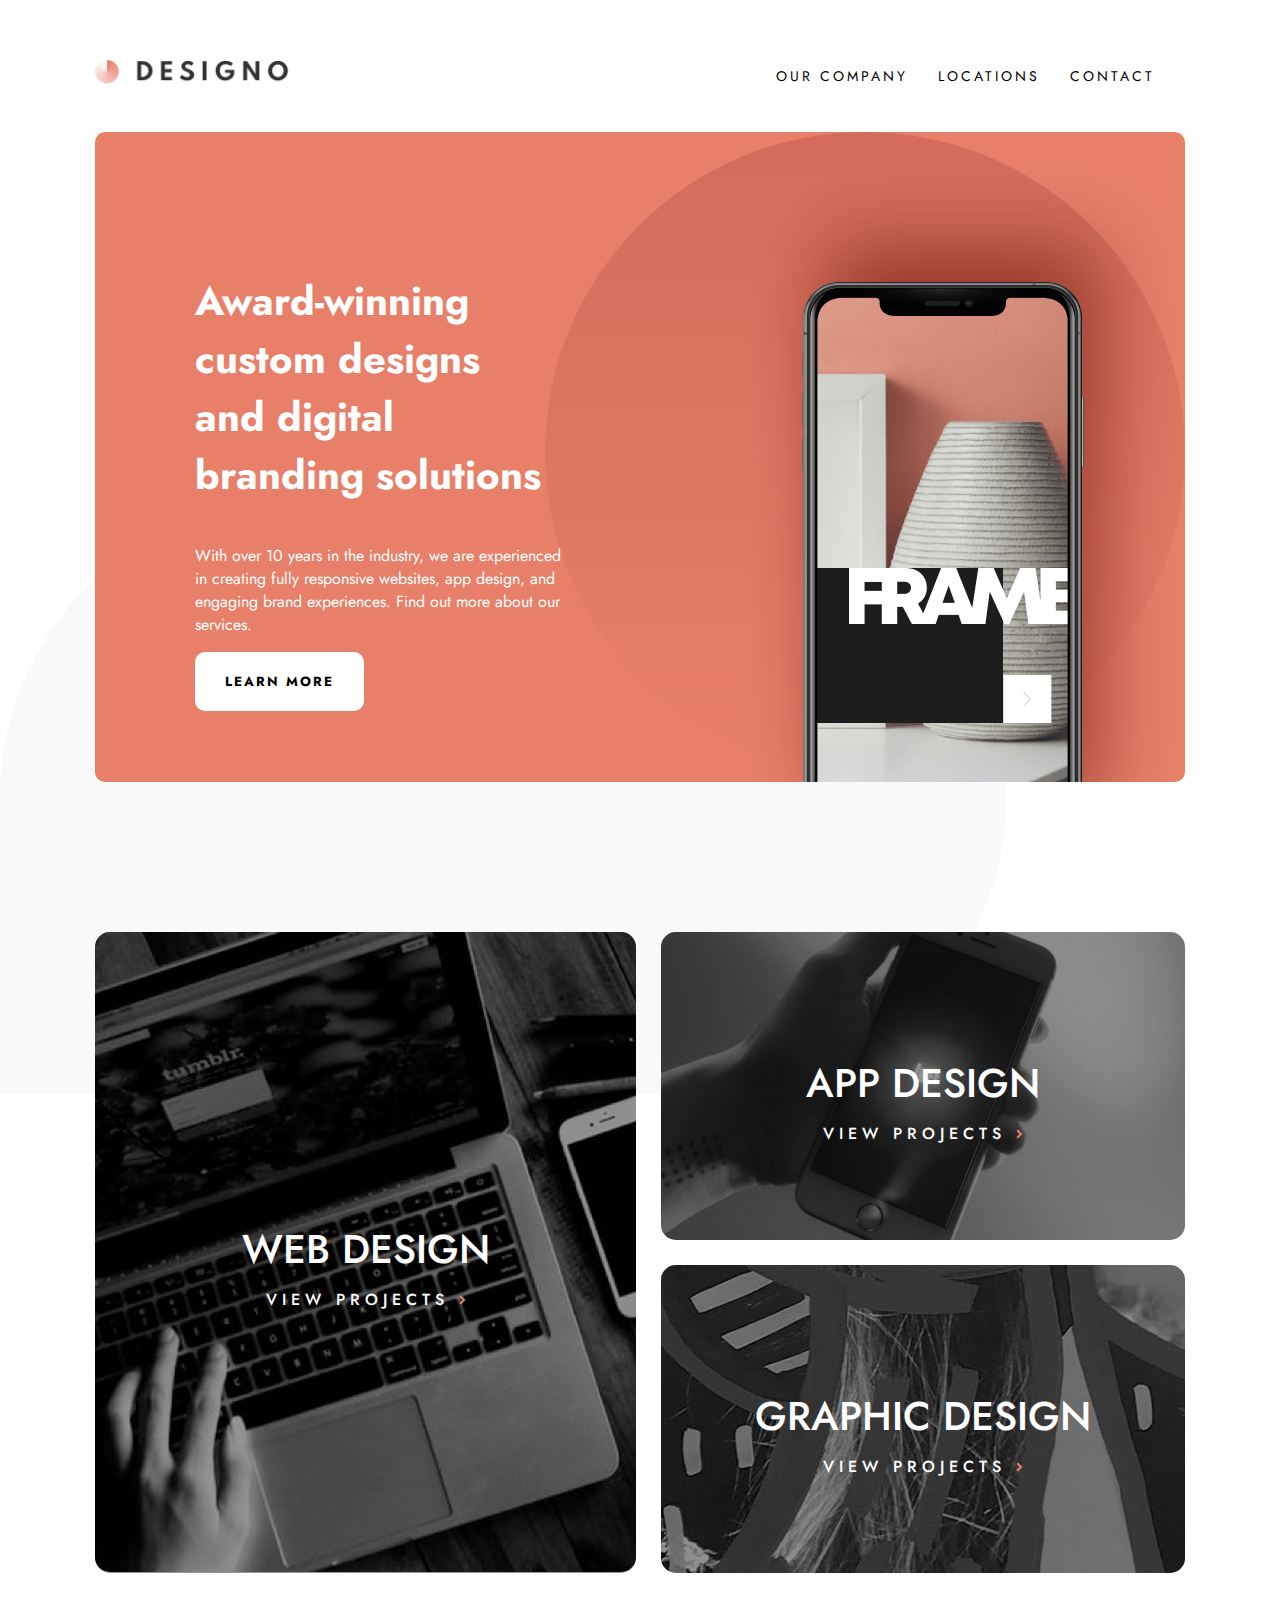
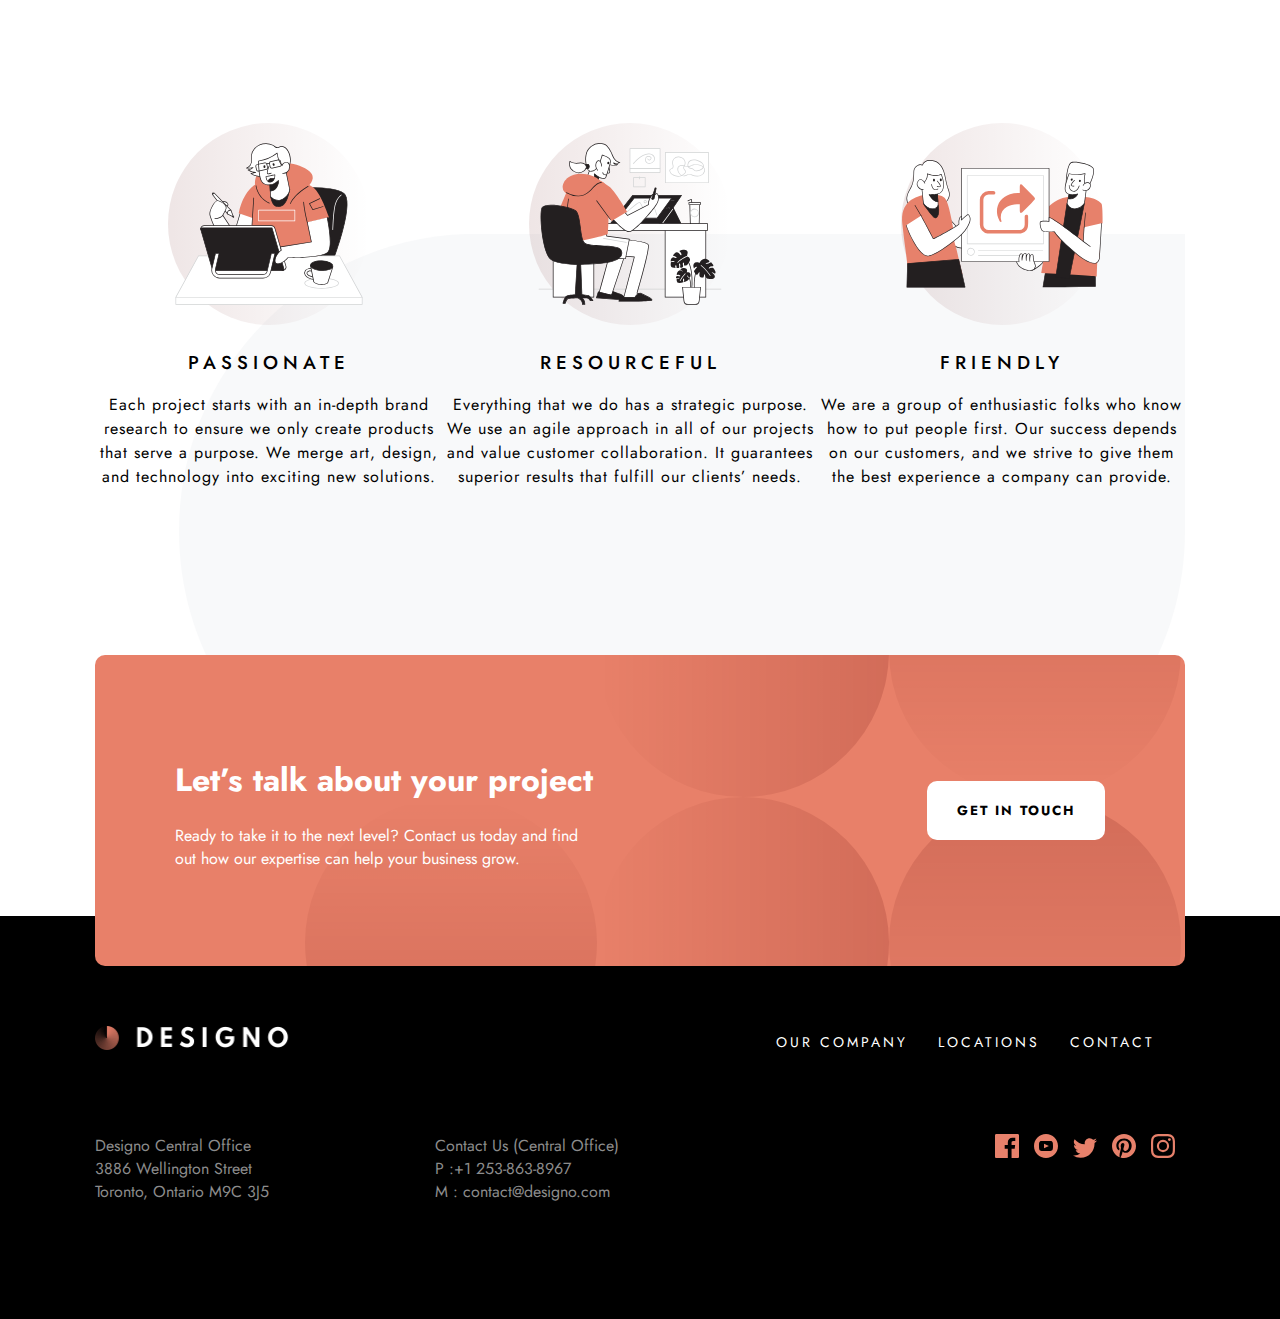
<file: index.html>
<!DOCTYPE html>
<html lang="en">

<head>
    <meta charset="UTF-8">
    <meta http-equiv="X-UA-Compatible" content="IE=edge">
    <meta name="viewport" content="width=device-width, initial-scale=1.0">
    <link rel="stylesheet" href="style.css">
    <link rel="icon" type="image/png" href="images/favicon.png">
    <link rel="preconnect" href="https://fonts.googleapis.com">
    <link rel="preconnect" href="https://fonts.gstatic.com" crossorigin>
    <link href="https://fonts.googleapis.com/css2?family=Jost:wght@300;400;500&display=swap" rel="stylesheet">
    <title>Designo Multi-Page Website</title>
</head>

<body>

    <header>
        <div class="container">
            <div class="logo">
                <a href="index.html">
                    <img src="images/logo-dark.png" width="200">
                </a>
            </div>
            <nav>
                <ul>
                    <li> <a href="about-us.html"> OUR COMPANY </a> </li>
                    <li> <a href="locations.html"> LOCATIONS </a> </li>
                    <li> <a href="contact-us.html"> CONTACT </a> </li>
                </ul>
            </nav>
            <img src="images/hamburger-open-menu.png" class="hamburger-menu" width="30px" onclick="openMobileMenu()">
        </div>
        <div class="mobile-menu">
            <img src="images/close-menu.png" class="close-menu" width="30px" onclick="closeMobileMenu()">
            <nav>
                <ul>
                    <li> <a href="about-us.html"> OUR COMPANY </a> </li>
                    <li> <a href="locations.html"> LOCATIONS </a> </li>
                    <li> <a href="contact-us.html"> CONTACT </a> </li>
                </ul>
            </nav>
        </div>
    </header>

    <main id="main">
        <section class="intro-section">
            <div>
                <p id="award-winning">
                    Award-winning custom designs and digital branding solutions
                </p>
                <p class="award-winning-text">
                    With over 10 years in the industry, we are experienced in creating fully responsive websites, app
                    design, and engaging brand experiences. Find out more about our services.
                </p>
                <button class="home-page-buttons" onclick="location.href='contact-us.html'" type="button">
                    LEARN MORE
                </button>
            </div>
            <div id="intro-mobile-image">
                <img src="images/image-hero-phone.png">
            </div>
        </section>

        <section class="home-portfolio-projects">
            <div class="web-design-portfolio-projects" onclick="location.href='project-pages/web-design.html'">
                <img src="images/image-web-design-large.jpg" id="web-design-image">
                <div class="projects-overlay">
                    <h1>
                        WEB DESIGN
                    </h1>
                    <a> VIEW PROJECTS <img src="images/icon-right-arrow.svg" class="projects-right-arrow"> </a>
                </div>
            </div>
            <div class="remaining-portofolio-projects">
                <div class="app-design-portfolio-projects" onclick="location.href='project-pages/app-design.html'">
                    <img src="images/image-app-design.jpg">
                    <div class="projects-overlay">
                        <h1>
                            APP DESIGN
                        </h1>
                        <a> VIEW PROJECTS <img src="images/icon-right-arrow.svg" class="projects-right-arrow"> </a>
                    </div>
                </div>
                <div class="graphic-design-portfolio-projects"
                    onclick="location.href='project-pages/graphic-design.html'">
                    <img src="images/image-graphic-design.jpg">
                    <div class="projects-overlay">
                        <h1>
                            GRAPHIC DESIGN
                        </h1>
                        <a> VIEW PROJECTS <img src="images/icon-right-arrow.svg" class="projects-right-arrow"> </a>
                    </div>
                </div>
            </div>
        </section>

        <section class="about-us">
            <div class="passionate">
                <img src="images/illustration-passionate.svg">
                <div class="about-us-content">
                    <h3>
                        PASSIONATE
                    </h3>
                    <p>
                        Each project starts with an in-depth brand research to ensure we only create products that serve
                        a
                        purpose. We merge art, design, and technology into exciting new solutions.
                    </p>
                </div>
            </div>

            <div class="resourceful">
                <img src="images/illustration-resourceful.svg">
                <div class="about-us-content">
                    <h3>
                        RESOURCEFUL
                    </h3>
                    <p>
                        Everything that we do has a strategic purpose. We use an agile approach in all of our projects
                        and
                        value customer collaboration. It guarantees superior results that fulfill our clients’ needs.
                    </p>
                </div>
            </div>

            <div class="friendly">
                <img src="images/illustration-friendly.svg">
                <div class="about-us-content">
                    <h3>
                        FRIENDLY
                    </h3>
                    <p>
                        We are a group of enthusiastic folks who know
                        how to put people first. Our success depends on our customers, and we strive to give them the
                        best
                        experience a company can provide.
                    </p>
                </div>
            </div>
        </section>
    </main>
    <footer>
        <div class="pre-footer">
            <div class="pre-footer-text">
                <h1>
                    Let’s talk about your project
                </h1>
                <p>
                    Ready to take it to the next level? Contact us today and find out how our expertise can help your
                    business grow.
                </p>
            </div>
            <div class="pre-footer-button">
                <button class="home-page-buttons" onclick="location.href='contact-us.html'" type="button">
                    GET IN TOUCH
                </button>
            </div>
        </div>
        <div class="footer-end">
            <div class="footer-end-content">
                <div class="footer-logo-nav">
                    <div class="logo">
                        <img src="images/logo-light.png" width="200">
                    </div>
                    <nav>
                        <ul class="footer-menu">
                            <li> <a href="about-us.html"> OUR COMPANY </a> </li>
                            <li> <a href="locations.html"> LOCATIONS </a> </li>
                            <li> <a href="contact-us.html"> CONTACT </a> </li>
                        </ul>
                    </nav>
                </div>
                <div class="footer-info">
                    <div class="footer-address">
                        <p>
                            Designo Central Office<br />
                            3886 Wellington Street<br />
                            Toronto, Ontario M9C 3J5
                        </p>
                    </div>
                    <div class="footer-contact-us">
                        <p>
                            Contact Us (Central Office)<br />
                            P :<a href="tel:+12538638967">+1 253-863-8967</a><br />
                            M : <a href="mailto:contact@designo.com">contact@designo.com</a>
                        </p>
                    </div>

                    <ul>
                        <li>
                            <a href="#">
                                <img src="images/icon-facebook.svg">
                            </a>
                        </li>
                        <li>
                            <a href="#">
                                <img src="images/icon-youtube.svg">
                            </a>
                        </li>
                        <li>
                            <a href="#">
                                <img src="images/icon-twitter.svg">
                            </a>
                        </li>
                        <li>
                            <a href="#">
                                <img src="images/icon-pinterest.svg">
                            </a>
                        </li>
                        <li>
                            <a href="#">
                                <img src="images/icon-instagram.svg">
                            </a>
                        </li>
                    </ul>
                </div>
            </div>
        </div>
    </footer>
    <script src="scripts.js"></script>
</body>

</html>
</file>
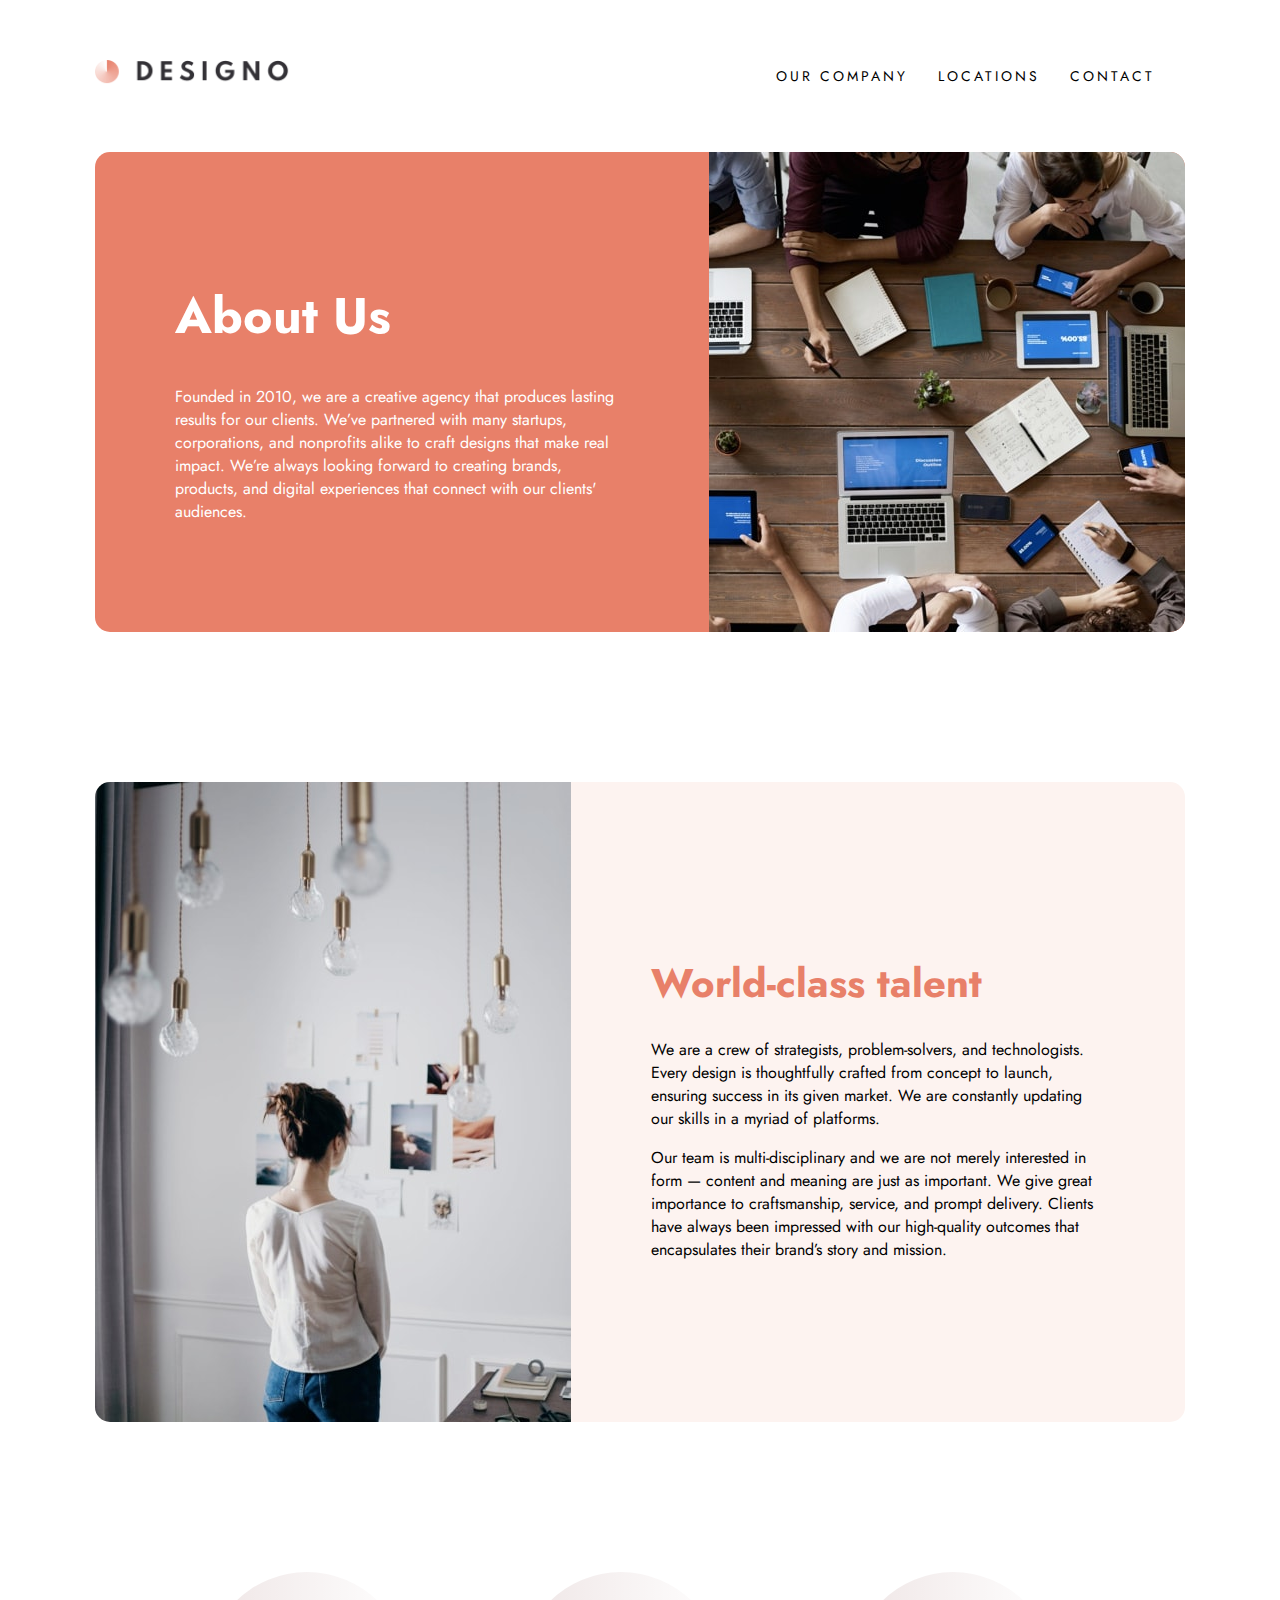
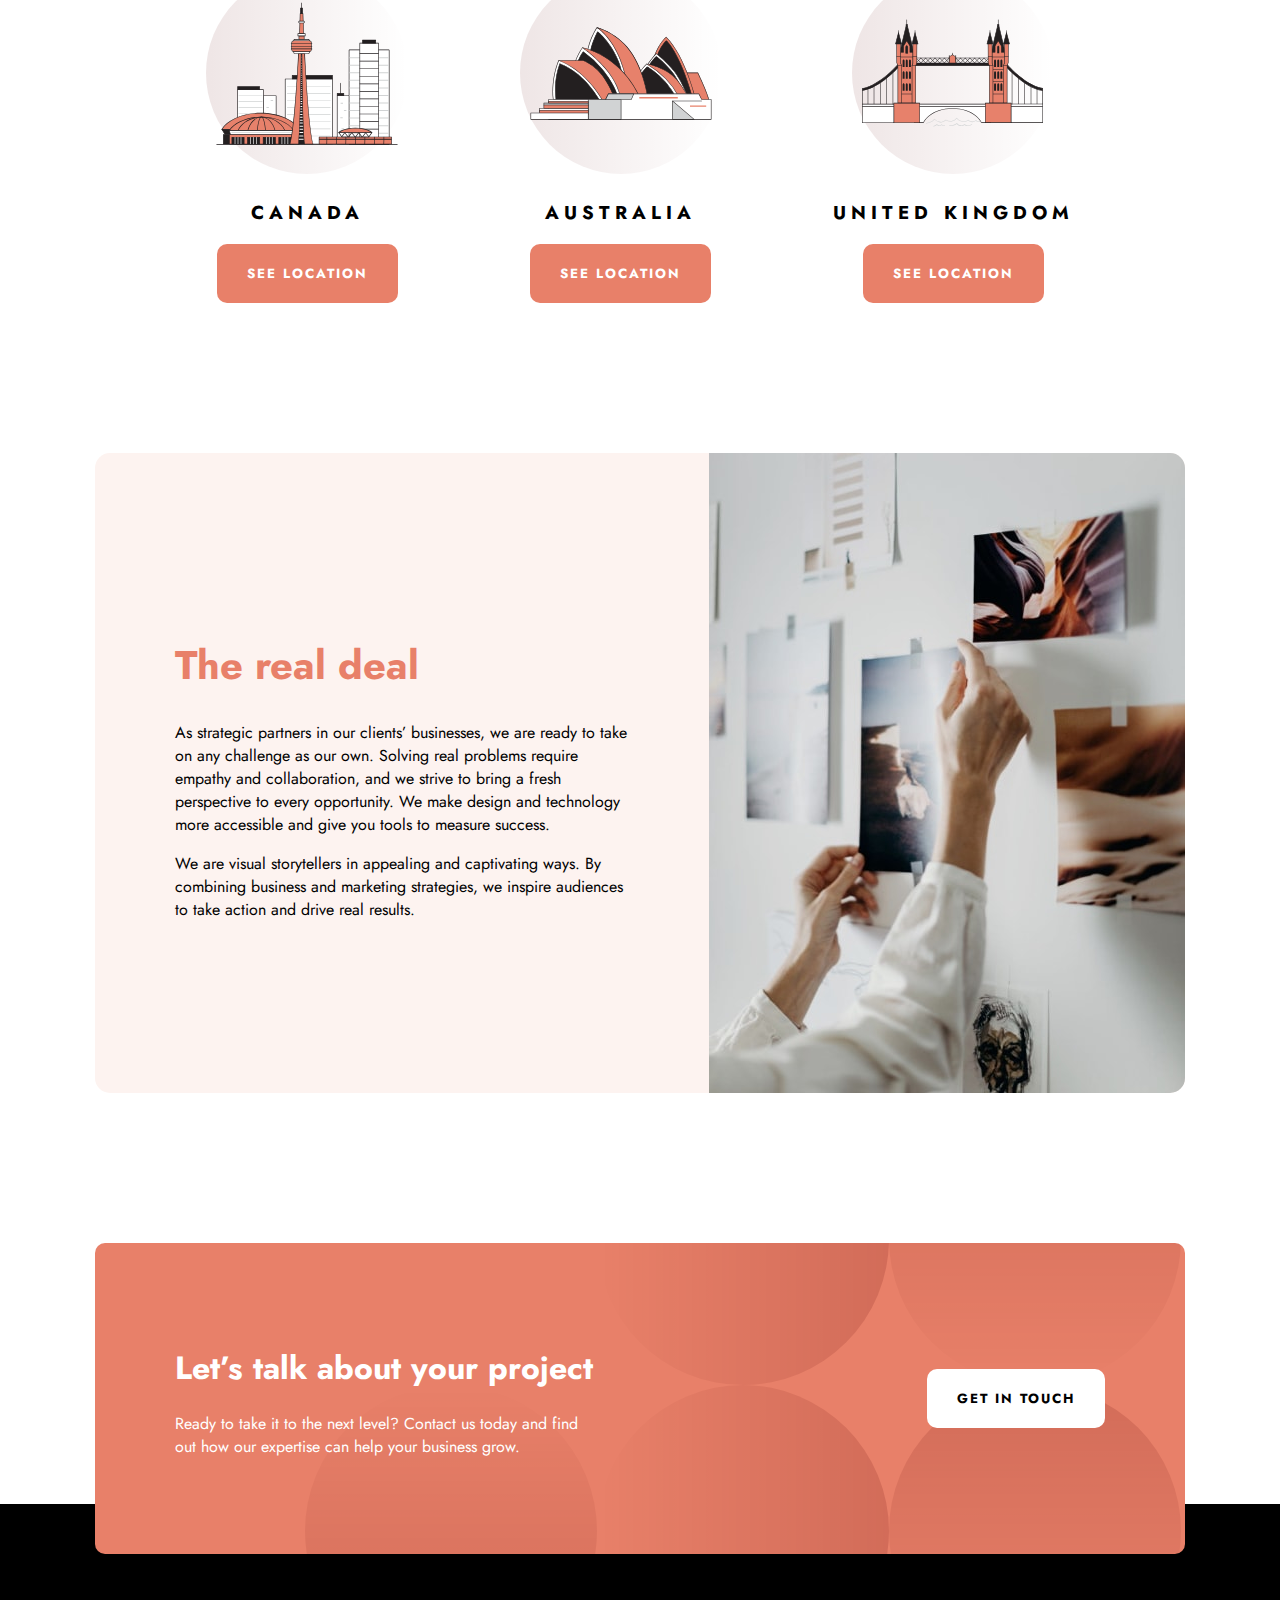
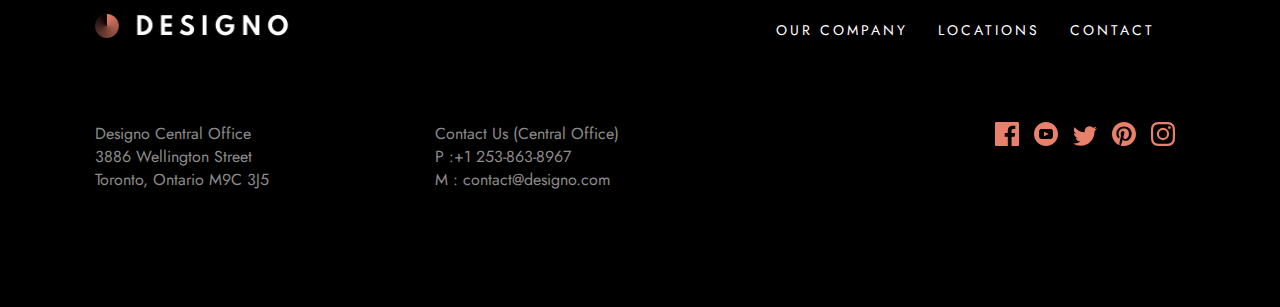
<file: about-us.html>
<!DOCTYPE html>
<html lang="en">

<head>
    <meta charset="UTF-8">
    <meta http-equiv="X-UA-Compatible" content="IE=edge">
    <meta name="viewport" content="width=device-width, initial-scale=1.0">
    <link rel="stylesheet" href="style.css">
    <link rel="icon" type="image/png" href="images/favicon.png">
    <link rel="preconnect" href="https://fonts.googleapis.com">
    <link rel="preconnect" href="https://fonts.gstatic.com" crossorigin>
    <link href="https://fonts.googleapis.com/css2?family=Jost:wght@300;400;500&display=swap" rel="stylesheet">
    <title>About Us | Designo Multi-Page Website</title>
</head>

<body>
    <header>
        <div class="container">
            <div class="logo">
                <a href="index.html">
                    <img src="images/logo-dark.png" width="200">
                </a>
            </div>
            <nav>
                <ul>
                    <li> <a href="about-us.html"> OUR COMPANY </a> </li>
                    <li> <a href="locations.html"> LOCATIONS </a> </li>
                    <li> <a href="contact-us.html"> CONTACT </a> </li>
                </ul>
            </nav>
            <img src="images/hamburger-open-menu.png" class="hamburger-menu" width="30px" onclick="openMobileMenu()">
        </div>
        <div class="mobile-menu">
            <img src="images/close-menu.png" class="close-menu" width="30px" onclick="closeMobileMenu()">
            <nav>
                <ul>
                    <li> <a href="about-us.html"> OUR COMPANY </a> </li>
                    <li> <a href="locations.html"> LOCATIONS </a> </li>
                    <li> <a href="contact-us.html"> CONTACT </a> </li>
                </ul>
            </nav>
        </div>
    </header>
    <main>
        <section class="about-us-intro">
            <div class="about-us-intro-text">
                <h1>
                    About Us
                </h1>
                <p>
                    Founded in 2010, we are a creative agency that produces lasting results for our clients. We’ve
                    partnered
                    with many startups, corporations, and nonprofits alike to craft designs that make real impact. We’re
                    always
                    looking forward to creating brands, products, and digital experiences that connect with our clients'
                    audiences.
                </p>
            </div>
            <img src="images/image-about-hero.jpg" alt="People working on table" title="People working on table">
        </section>
        <section class="about-us-talent">
            <img src="images/image-world-class-talent.jpg" alt="Girl looking at Pics" title="Girl looking at Pics">
            <div class="about-us-talent-text">
                <h1>
                    World-class talent
                </h1>
                <p>
                    We are a crew of strategists, problem-solvers, and technologists. Every design is thoughtfully
                    crafted from concept to launch, ensuring success in its given market. We are constantly updating our
                    skills in a myriad of platforms.
                </p>
                <p>
                    Our team is multi-disciplinary and we are not merely interested in form — content and meaning are
                    just as important. We give great importance to craftsmanship, service, and prompt delivery. Clients
                    have always been impressed with our high-quality outcomes that encapsulates their brand’s story and
                    mission.
                </p>
            </div>
        </section>
        <section class="about-us-locations">
            <div class="about-us-location" >
                <img src="images/illustration-canada.svg">
                <h3> CANADA </h3>
                <button onclick="location.href='locations.html'" type="button">
                    SEE LOCATION
                </button>
            </div>
            <div class="about-us-location" >
                <img src="images/illustration-australia.svg">
                <h3> AUSTRALIA </h3>
                <button onclick="location.href='locations.html'" type="button">
                    SEE LOCATION
                </button>
            </div>
            <div class="about-us-location" >
                <img src="images/illustration-united-kingdom.svg">
                <h3> UNITED KINGDOM </h3>
                <button onclick="location.href='locations.html'" type="button">
                    SEE LOCATION
                </button>
            </div>
        </section>
        <section class="about-us-real-deal">
            <div class="about-us-real-deal-text">
                <h1>
                    The real deal
                </h1>
                <p>
                    As strategic partners in our clients’ businesses, we are ready to take on any challenge as our own. Solving real problems require empathy and collaboration, and we strive to bring a fresh perspective to every opportunity. We make design and technology more accessible and give you tools to measure success.
                </p>
                <p>
                    We are visual storytellers in appealing and captivating ways. By combining business and marketing strategies, we inspire audiences to take action and drive real results.
                </p>
            </div>
            <img src="images/image-real-deal.jpg">
        </section>
    </main>
    <footer>
        <div class="pre-footer">
            <div class="pre-footer-text">
                <h1>
                    Let’s talk about your project
                </h1>
                <p>
                    Ready to take it to the next level? Contact us today and find out how our expertise can help your
                    business grow.
                </p>
            </div>
            <div class="pre-footer-button">
                <button class="home-page-buttons" onclick="location.href='contact-us.html'" type="button">
                    GET IN TOUCH
                </button>
            </div>
        </div>
        <div class="footer-end">
            <div class="footer-end-content">
                <div class="footer-logo-nav">
                    <div class="logo">
                        <img src="images/logo-light.png" width="200">
                    </div>
                    <nav>
                        <ul class="footer-menu">
                            <li> <a href="about-us.html"> OUR COMPANY </a> </li>
                            <li> <a href="locations.html"> LOCATIONS </a> </li>
                            <li> <a href="contact-us.html"> CONTACT </a> </li>
                        </ul>
                    </nav>
                </div>
                <div class="footer-info">
                    <div class="footer-address">
                        <p>
                            Designo Central Office<br />
                            3886 Wellington Street<br />
                            Toronto, Ontario M9C 3J5
                        </p>
                    </div>
                    <div class="footer-contact-us">
                        <p>
                            Contact Us (Central Office)<br />
                            P :<a href="tel:+12538638967">+1 253-863-8967</a><br />
                            M : <a href="mailto:contact@designo.com">contact@designo.com</a>
                        </p>
                    </div>

                    <ul>
                        <li>
                            <a href="#">
                                <img src="images/icon-facebook.svg">
                            </a>
                        </li>
                        <li>
                            <a href="#">
                                <img src="images/icon-youtube.svg">
                            </a>
                        </li>
                        <li>
                            <a href="#">
                                <img src="images/icon-twitter.svg">
                            </a>
                        </li>
                        <li>
                            <a href="#">
                                <img src="images/icon-pinterest.svg">
                            </a>
                        </li>
                        <li>
                            <a href="#">
                                <img src="images/icon-instagram.svg">
                            </a>
                        </li>
                    </ul>
                </div>
            </div>
        </div>
    </footer>
    <script src="scripts.js"></script>
</body>

</html>
</file>
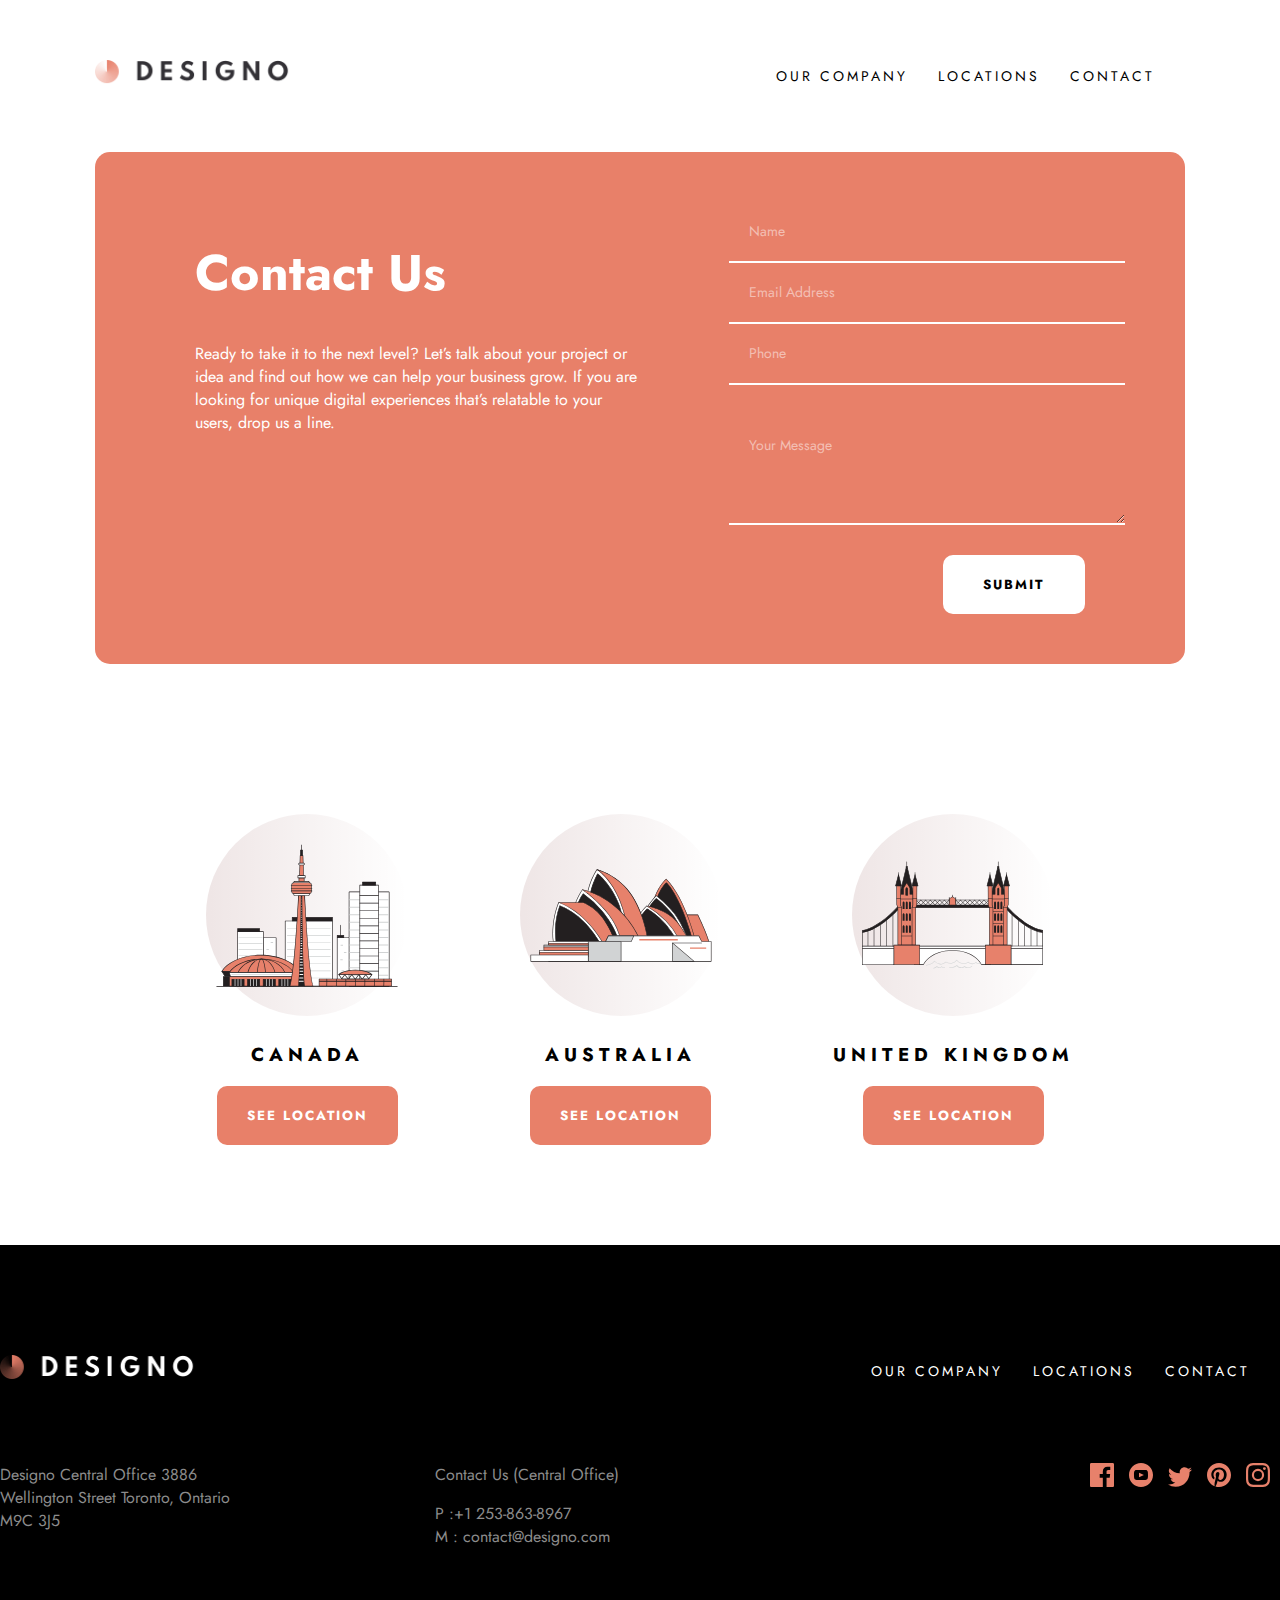
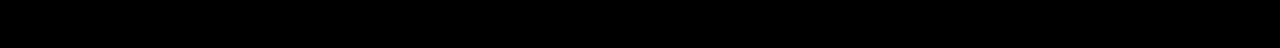
<file: contact-us.html>
<!DOCTYPE html>
<html lang="en">

<head>
    <meta charset="UTF-8">
    <meta http-equiv="X-UA-Compatible" content="IE=edge">
    <meta name="viewport" content="width=device-width, initial-scale=1.0">
    <link rel="stylesheet" href="style.css">
    <link rel="icon" type="image/png" href="images/favicon.png">
    <link rel="preconnect" href="https://fonts.googleapis.com">
    <link rel="preconnect" href="https://fonts.gstatic.com" crossorigin>
    <link href="https://fonts.googleapis.com/css2?family=Jost:wght@300;400;500&display=swap" rel="stylesheet">
    <title>Contact Us | Designo Multi-Page Website</title>
</head>

<body>
    <header>
        <div class="container">
            <div class="logo">
                <a href="index.html">
                    <img src="images/logo-dark.png" width="200">
                </a>
            </div>
            <nav>
                <ul>
                    <li> <a href="about-us.html"> OUR COMPANY </a> </li>
                    <li> <a href="locations.html"> LOCATIONS </a> </li>
                    <li> <a href="contact-us.html"> CONTACT </a> </li>
                </ul>
            </nav>
        </div>
    </header>
    <main>
        <section class="contact-us-intro">
            <div class="contact-us-intro-text">
                <h1>
                    Contact Us
                </h1>
                <p>
                    Ready to take it to the next level? Let’s talk about your project or idea and find out how we can
                    help your business grow. If you are looking for unique digital experiences that’s relatable to your
                    users, drop us a line.
                </p>
            </div>
            <form>
                <input type="text" placeholder="Name">
                <input type="text" placeholder="Email Address">
                <input type="tel" placeholder="Phone">
                <textarea placeholder="Your Message"></textarea>
                <input type="submit" value="SUBMIT">
            </form>
        </section>
        <section class="about-us-locations">
            <div class="about-us-location">
                <img src="images/illustration-canada.svg">
                <h3> CANADA </h3>
                <button onclick="location.href='locations.html'" type="button">
                    SEE LOCATION
                </button>
            </div>
            <div class="about-us-location">
                <img src="images/illustration-australia.svg">
                <h3> AUSTRALIA </h3>
                <button onclick="location.href='locations.html'" type="button">
                    SEE LOCATION
                </button>
            </div>
            <div class="about-us-location">
                <img src="images/illustration-united-kingdom.svg">
                <h3> UNITED KINGDOM </h3>
                <button onclick="location.href='locations.html'" type="button">
                    SEE LOCATION
                </button>
            </div>
        </section>

    </main>
    <footer>
        <!-- <div class="pre-footer">
            <div class="pre-footer-text">
                <h1>
                    Let’s talk about your project
                </h1>
                <p>
                    Ready to take it to the next level? Contact us today and find out how our expertise can help your
                    business grow.
                </p>
            </div>
            <div class="pre-footer-button">
                <button class="home-page-buttons">
                    GET IN TOUCH
                </button>
            </div>
        </div> -->
        <div class="footer-end">
            <div class="footer-logo-nav">
                <div class="logo">
                    <img src="images/logo-light.png" width="200">
                </div>
                <nav>
                    <ul class="footer-menu">
                        <li> <a href="about-us.html"> OUR COMPANY </a> </li>
                        <li> <a href="locations.html"> LOCATIONS </a> </li>
                        <li> <a href="contact-us.html"> CONTACT </a> </li>
                    </ul>
                </nav>
            </div>
            <div class="footer-info">
                <div class="footer-address">
                    <p>
                        Designo Central Office
                        3886 Wellington Street
                        Toronto, Ontario M9C 3J5
                    </p>
                </div>
                <div class="footer-contact-us">
                    <p>
                        Contact Us (Central Office)
                    </p>
                    P :<a href="tel:+12538638967">+1 253-863-8967</a><br>
                    M : <a href="mailto:contact@designo.com">contact@designo.com</a>
                </div>

                <ul>
                    <li>
                        <a href="#">
                            <img src="images/icon-facebook.svg">
                        </a>
                    </li>
                    <li>
                        <a href="#">
                            <img src="images/icon-youtube.svg">
                        </a>
                    </li>
                    <li>
                        <a href="#">
                            <img src="images/icon-twitter.svg">
                        </a>
                    </li>
                    <li>
                        <a href="#">
                            <img src="images/icon-pinterest.svg">
                        </a>
                    </li>
                    <li>
                        <a href="#">
                            <img src="images/icon-instagram.svg">
                        </a>
                    </li>
                </ul>
            </div>
        </div>
    </footer>
    <script src="scripts.js"></script>
</body>

</html>
</file>
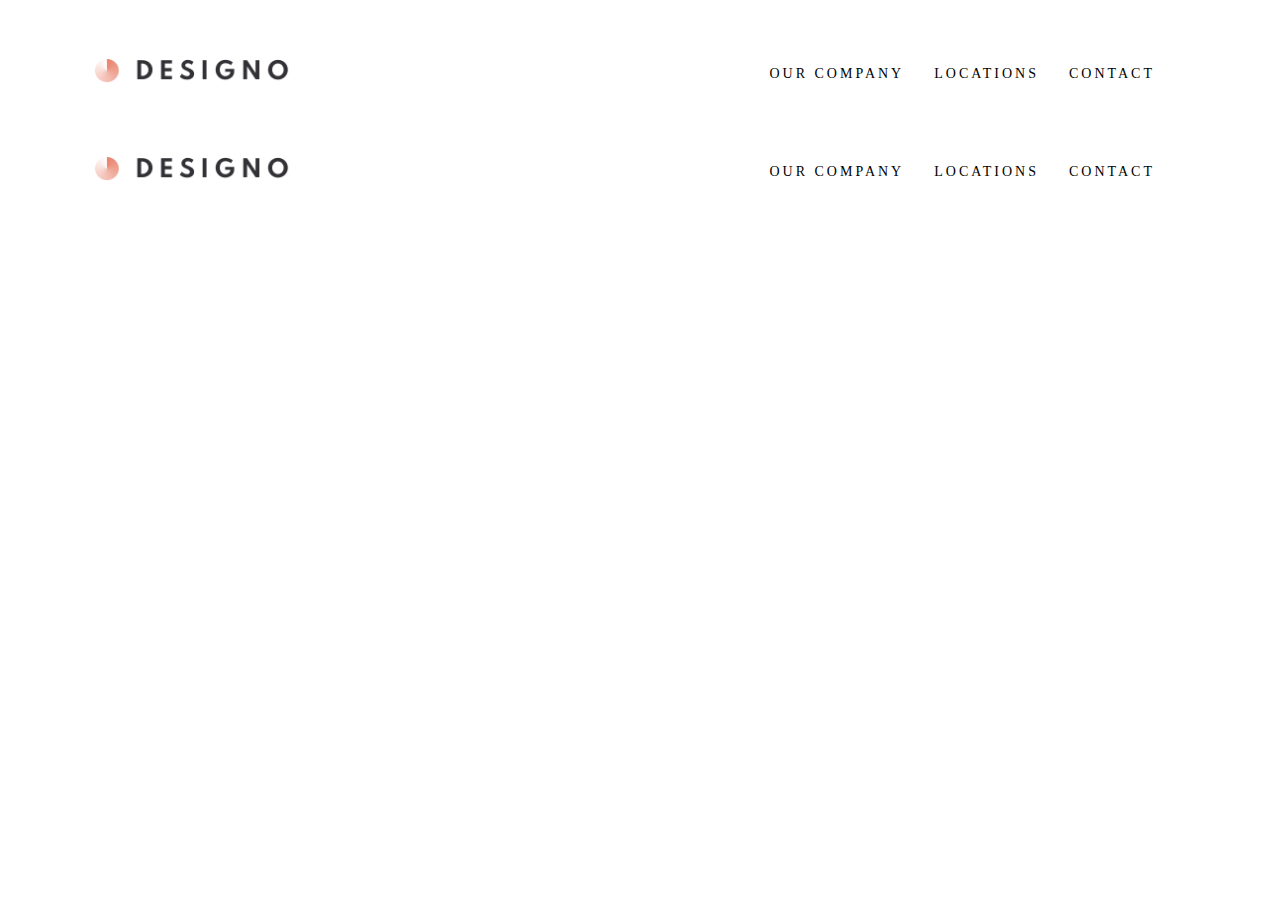
<file: header.html>
<!DOCTYPE html>
<html lang="en">
<head>
    <meta charset="UTF-8">
    <meta http-equiv="X-UA-Compatible" content="IE=edge">
    <meta name="viewport" content="width=device-width, initial-scale=1.0">
    <title>Header</title>
    <link rel="stylesheet" href="style.css">
</head>
<body>
    <header>
        <div class="container">
            <div class="logo">
                <a href="index.html">
                    <img src="images/logo-dark.png" width="200">
                </a>
            </div>
            <nav>
                <ul>
                    <li> <a href="about-us.html"> OUR COMPANY </a> </li>
                    <li> <a href="locations.html"> LOCATIONS </a> </li>
                    <li> <a href="contact-us.html"> CONTACT </a> </li>
                </ul>
            </nav>
            <img src="images/hamburger-open-menu.png" class="hamburger-menu" width="30px" onclick="openMobileMenu()">
        </div>
        <div class="mobile-menu">
            <img src="images/close-menu.png" class="close-menu" width="30px" onclick="closeMobileMenu()">
            <nav>
                <ul>
                    <li> <a href="about-us.html"> OUR COMPANY </a> </li>
                    <li> <a href="locations.html"> LOCATIONS </a> </li>
                    <li> <a href="contact-us.html"> CONTACT </a> </li>
                </ul>
            </nav>
        </div>
    </header>

    <header>
        <div class="container">
            <div class="logo">
                <a href="../index.html">
                    <img src="../images/logo-dark.png" width="200">
                </a>
            </div>
            <nav>
                <ul>
                    <li> <a href="../about-us.html"> OUR COMPANY </a> </li>
                    <li> <a href="../locations.html"> LOCATIONS </a> </li>
                    <li> <a href="../contact-us.html"> CONTACT </a> </li>
                </ul>
            </nav>
            <img src="../images/hamburger-open-menu.png" class="hamburger-menu" width="30px" onclick="openMobileMenu()">
        </div>
        <div class="mobile-menu">
            <img src="../images/close-menu.png" class="close-menu" width="30px" onclick="closeMobileMenu()">
            <nav>
                <ul>
                    <li> <a href="../about-us.html"> OUR COMPANY </a> </li>
                    <li> <a href="../locations.html"> LOCATIONS </a> </li>
                    <li> <a href="../contact-us.html"> CONTACT </a> </li>
                </ul>
            </nav>
        </div>
    </header>
</body>
</html>
</file>
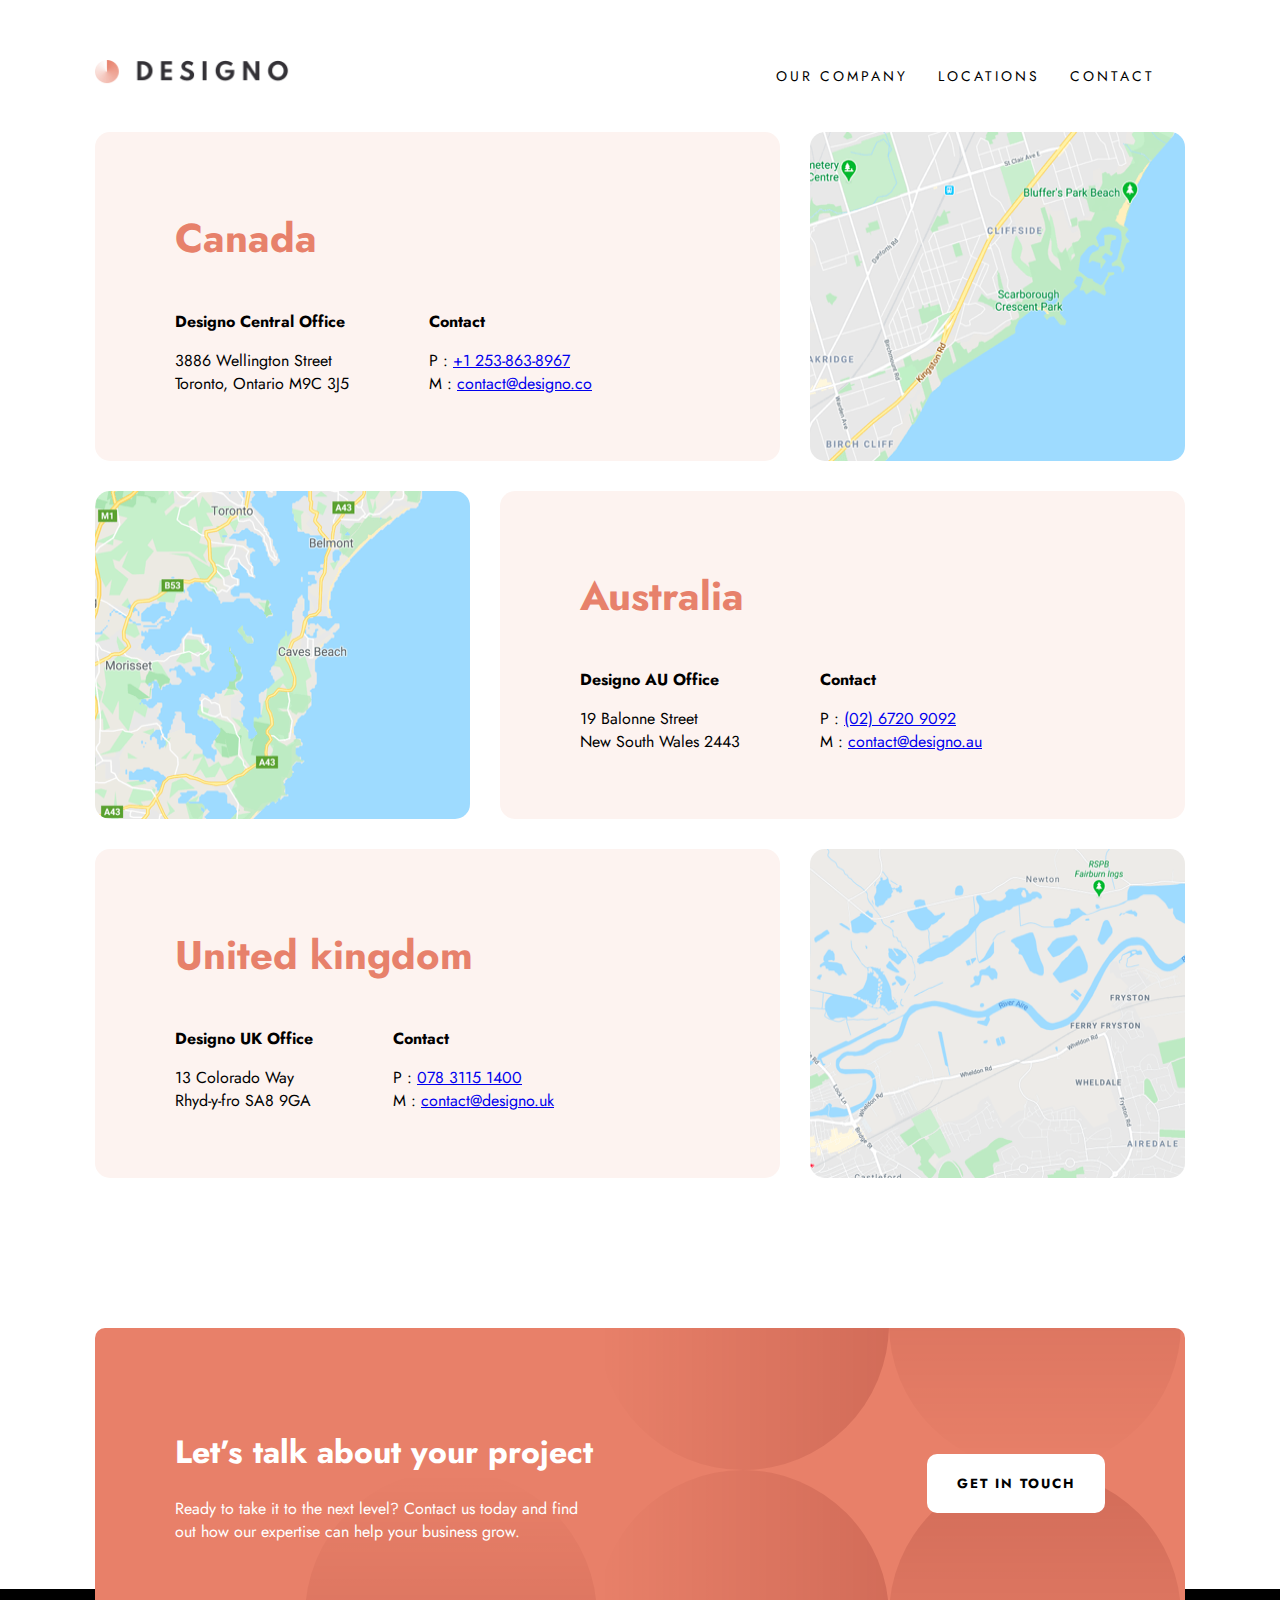
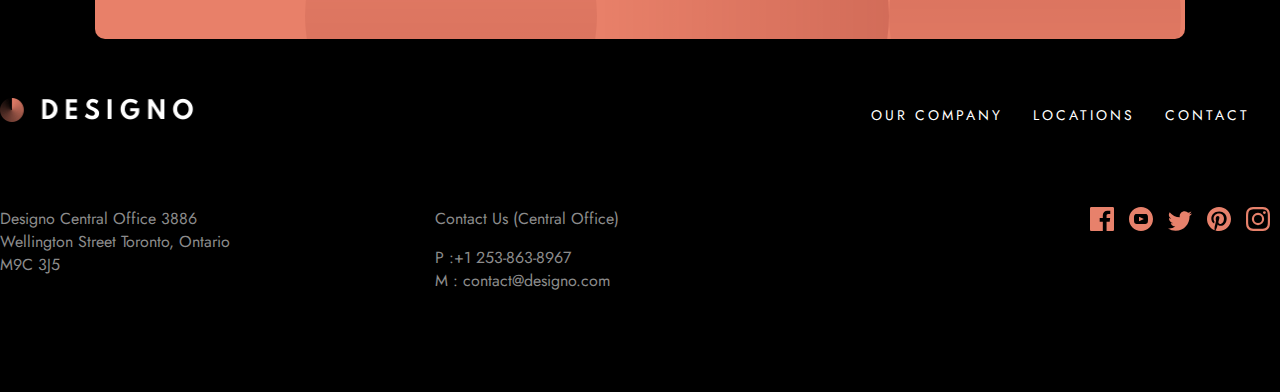
<file: locations.html>
<!DOCTYPE html>
<html lang="en">

<head>
    <meta charset="UTF-8">
    <meta http-equiv="X-UA-Compatible" content="IE=edge">
    <meta name="viewport" content="width=device-width, initial-scale=1.0">
    <link rel="stylesheet" href="style.css">
    <link rel="icon" type="image/png" href="images/favicon.png">
    <link rel="preconnect" href="https://fonts.googleapis.com">
    <link rel="preconnect" href="https://fonts.gstatic.com" crossorigin>
    <link href="https://fonts.googleapis.com/css2?family=Jost:wght@300;400;500&display=swap" rel="stylesheet">
    <title>Locations | Designo Multi-Page Website</title>
</head>

<body>
    <header>
        <div class="container">
            <div class="logo">
                <a href="index.html">
                    <img src="images/logo-dark.png" width="200">
                </a>
            </div>
            <nav>
                <ul>
                    <li> <a href="about-us.html"> OUR COMPANY </a> </li>
                    <li> <a href="locations.html"> LOCATIONS </a> </li>
                    <li> <a href="contact-us.html"> CONTACT </a> </li>
                </ul>
            </nav>
        </div>
    </header>
    <main>
        <section class="locations-section">
            <div class="locations-text">
                <h1>
                    Canada
                </h1>
                <div class="locations-text-info">
                    <div class="locations-text-info-address">
                        <p class="locations-text-info-label">
                            Designo Central Office
                        </p>
                        <p>
                            3886 Wellington Street <br/>
                            Toronto, Ontario M9C 3J5
                        </p>
                    </div>
                    <div>
                        <p class="locations-text-info-label">
                            Contact
                        </p>
                        <p>
                            P : <a href="tel:+1 253-863-8967">+1 253-863-8967</a><br/>
                            M : <a href="mailto:contact@designo.co">contact@designo.co</a>
                        </p>
                    </div>
                </div>
            </div>
            <img src="images/image-map-canada.png">
        </section>
        <section class="locations-section">
            <img src="images/image-map-australia.png">
            <div class="locations-text">
                <h1>
                    Australia
                </h1>
                <div class="locations-text-info">
                    <div class="locations-text-info-address">
                        <p class="locations-text-info-label">
                            Designo AU Office
                        </p>
                        <p>
                            19 Balonne Street <br/>
                            New South Wales 2443
                        </p>
                    </div>
                    <div>
                        <p class="locations-text-info-label">
                            Contact
                        </p>
                        <p>
                            P : <a href="tel:(02) 6720 9092">(02) 6720 9092</a><br/>
                            M : <a href="mailto:contact@designo.au">contact@designo.au</a>
                        </p>
                    </div>
                </div>
            </div>
            
        </section>
        <section class="locations-section">
            <div class="locations-text">
                <h1>
                    United kingdom
                </h1>
                <div class="locations-text-info">
                    <div class="locations-text-info-address">
                        <p class="locations-text-info-label">
                            Designo UK Office
                        </p>
                        <p>
                            13 Colorado Way<br/>
                            Rhyd-y-fro SA8 9GA
                        </p>
                    </div>
                    <div>
                        <p class="locations-text-info-label">
                            Contact
                        </p>
                        <p>
                            P : <a href="tel:078 3115 1400">078 3115 1400</a><br/>
                            M : <a href="mailto:contact@designo.uk">contact@designo.uk</a>
                        </p>
                    </div>
                </div>
            </div>
            <img src="images/image-map-united-kingdom.png">
        </section>
    </main>
    <footer>
        <div class="pre-footer">
            <div class="pre-footer-text">
                <h1>
                    Let’s talk about your project
                </h1>
                <p>
                    Ready to take it to the next level? Contact us today and find out how our expertise can help your
                    business grow.
                </p>
            </div>
            <div class="pre-footer-button">
                <button class="home-page-buttons">
                    GET IN TOUCH
                </button>
            </div>
        </div>
        <div class="footer-end">
            <div class="footer-logo-nav">
                <div class="logo">
                    <img src="images/logo-light.png" width="200">
                </div>
                <nav>
                    <ul class="footer-menu">
                        <li> <a href="#"> OUR COMPANY </a> </li>
                        <li> <a href="#"> LOCATIONS </a> </li>
                        <li> <a href="#"> CONTACT </a> </li>
                    </ul>
                </nav>
            </div>
            <div class="footer-info">
                <div class="footer-address">
                    <p>
                        Designo Central Office
                        3886 Wellington Street
                        Toronto, Ontario M9C 3J5
                    </p>
                </div>
                <div class="footer-contact-us">
                    <p>
                        Contact Us (Central Office)
                    </p>
                    P :<a href="tel:+12538638967">+1 253-863-8967</a><br>
                    M : <a href="mailto:contact@designo.com">contact@designo.com</a>
                </div>

                <ul>
                    <li>
                        <a href="#">
                            <img src="images/icon-facebook.svg">
                        </a>
                    </li>
                    <li>
                        <a href="#">
                            <img src="images/icon-youtube.svg">
                        </a>
                    </li>
                    <li>
                        <a href="#">
                            <img src="images/icon-twitter.svg">
                        </a>
                    </li>
                    <li>
                        <a href="#">
                            <img src="images/icon-pinterest.svg">
                        </a>
                    </li>
                    <li>
                        <a href="#">
                            <img src="images/icon-instagram.svg">
                        </a>
                    </li>
                </ul>
            </div>
        </div>
    </footer>
    <script src="scripts.js"></script>
</body>

</html>
</file>
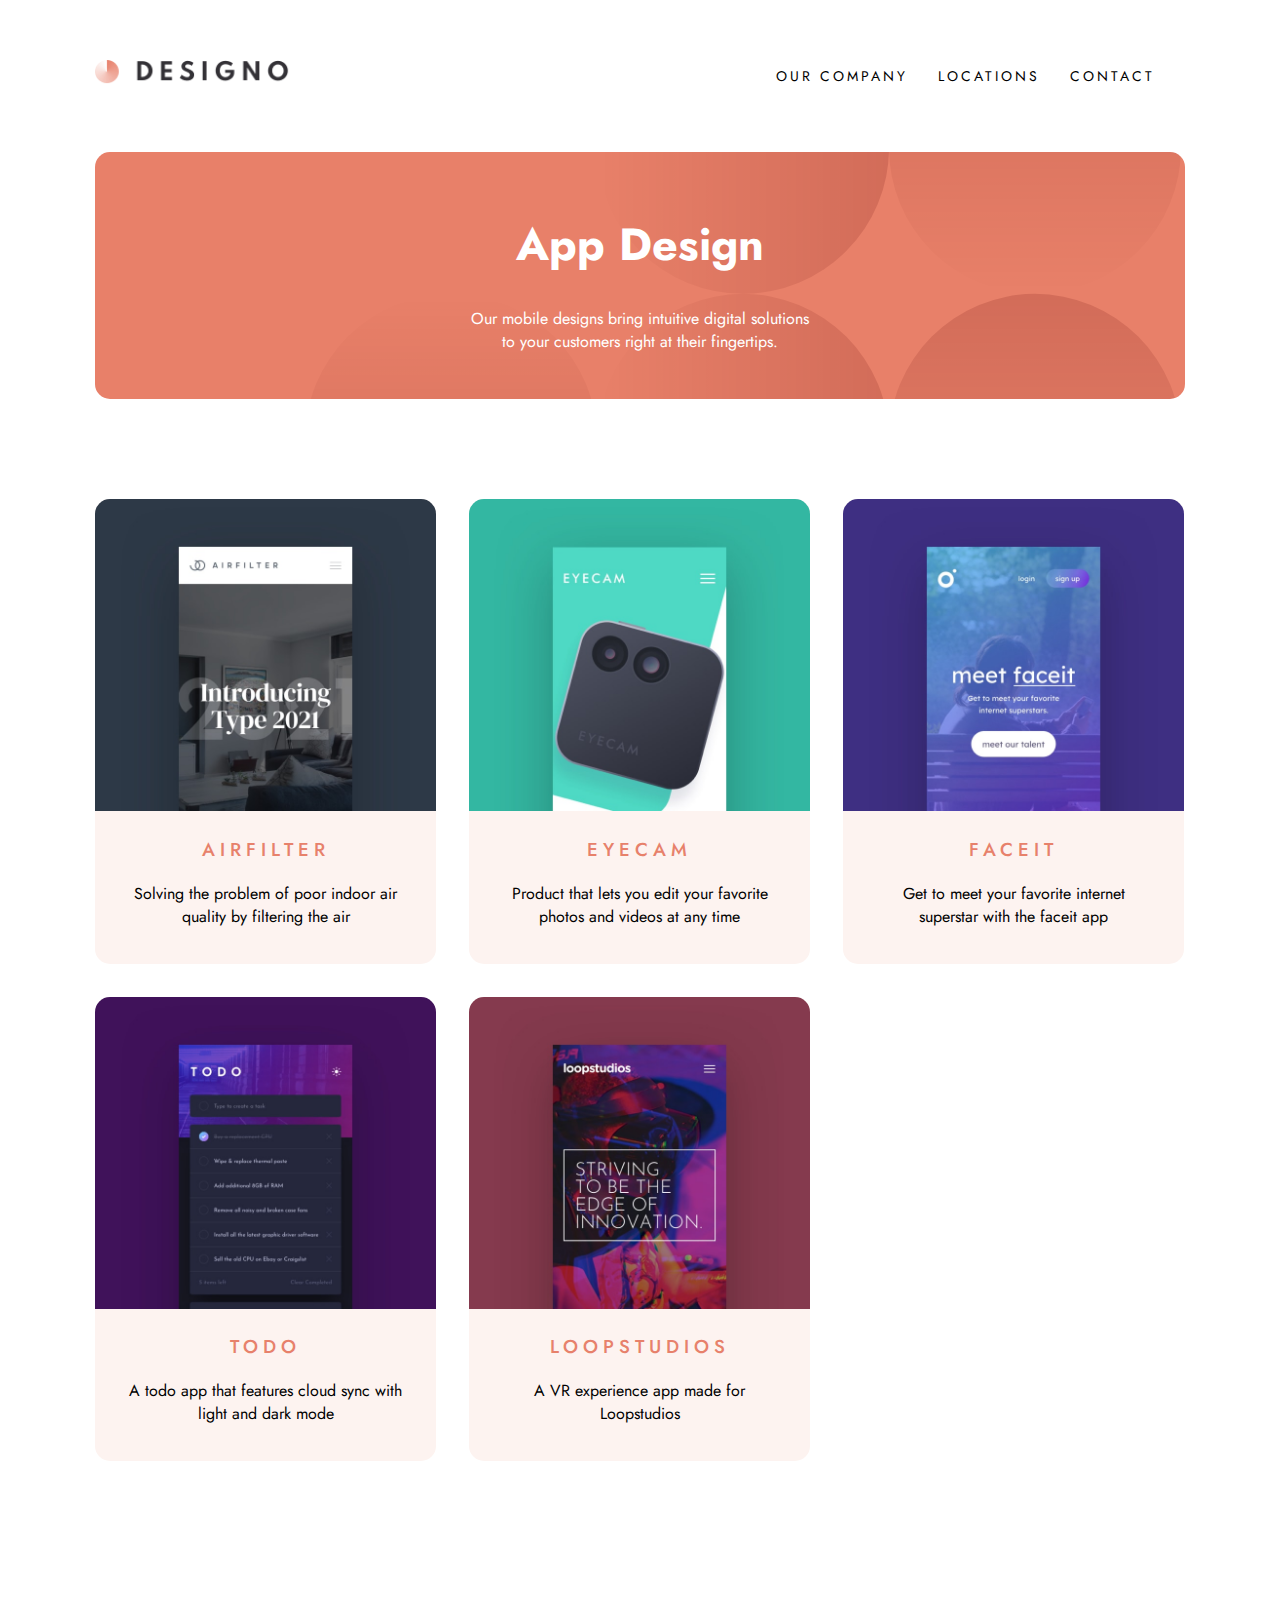
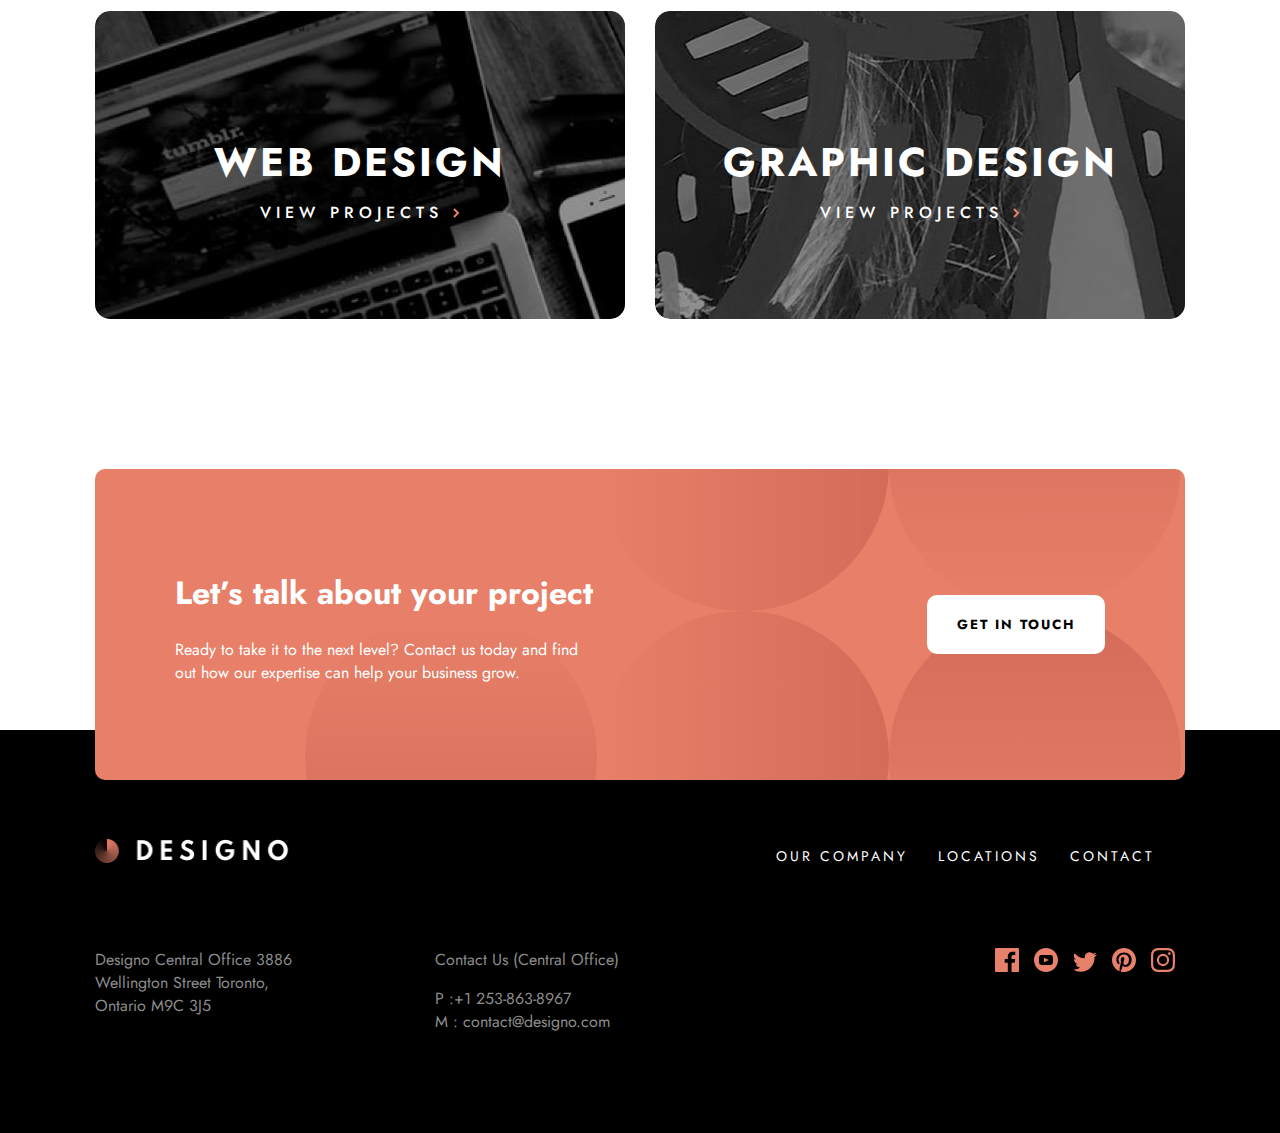
<file: project-pages/app-design.html>
<!DOCTYPE html>
<html lang="en">

<head>
    <meta charset="UTF-8">
    <meta http-equiv="X-UA-Compatible" content="IE=edge">
    <meta name="viewport" content="width=device-width, initial-scale=1.0">
    <link rel="stylesheet" href="../style.css">
    <link rel="icon" type="image/png" href="../images/favicon.png">
    <link rel="preconnect" href="https://fonts.googleapis.com">
    <link rel="preconnect" href="https://fonts.gstatic.com" crossorigin>
    <link href="https://fonts.googleapis.com/css2?family=Jost:wght@300;400;500&display=swap" rel="stylesheet">
    <title> App Design | Designo Multi-Page Website</title>
</head>

<body>
    <header>
        <div class="container">
            <div class="logo">
                <a href="../index.html">
                    <img src="../images/logo-dark.png" width="200">
                </a>
            </div>
            <nav>
                <ul>
                    <li> <a href="../about-us.html"> OUR COMPANY </a> </li>
                    <li> <a href="../locations.html"> LOCATIONS </a> </li>
                    <li> <a href="../contact-us.html"> CONTACT </a> </li>
                </ul>
            </nav>
            <img src="../images/hamburger-open-menu.png" class="hamburger-menu" width="30px" onclick="openMobileMenu()">
        </div>
        <div class="mobile-menu">
            <img src="../images/close-menu.png" class="close-menu" width="30px" onclick="closeMobileMenu()">
            <nav>
                <ul>
                    <li> <a href="../about-us.html"> OUR COMPANY </a> </li>
                    <li> <a href="../locations.html"> LOCATIONS </a> </li>
                    <li> <a href="../contact-us.html"> CONTACT </a> </li>
                </ul>
            </nav>
        </div>
    </header>
    <main>
        <section class="project-design-intro">
            <h1>
                App Design
            </h1>
            <p>
                Our mobile designs bring intuitive digital solutions<br />
                to your customers right at their fingertips.
            </p>
        </section>
        <section class="all-projects">
            <div class="single-project">
                <img src="../images/image-airfilter.jpg">
                <div class="single-project-text">
                    <h3>
                        AIRFILTER
                    </h3>
                    <p>
                        Solving the problem of poor indoor air<br />
                        quality by filtering the air
                    </p>
                </div>
            </div>
            <div class="single-project">
                <img src="../images/image-eyecam.jpg">
                <div class="single-project-text">
                    <h3>
                        EYECAM
                    </h3>
                    <p>
                        Product that lets you edit your favorite<br />
                        photos and videos at any time
                    </p>
                </div>
            </div>
            <div class="single-project">
                <img src="../images/image-faceit.jpg">
                <div class="single-project-text">
                    <h3>
                        FACEIT
                    </h3>
                    <p>
                        Get to meet your favorite internet<br />
                        superstar with the faceit app
                    </p>
                </div>
            </div>
            <div class="single-project">
                <img src="../images/image-todo.jpg">
                <div class="single-project-text">
                    <h3>
                        TODO
                    </h3>
                    <p>
                        A todo app that features cloud sync with<br />
                        light and dark mode
                    </p>
                </div>
            </div>
            <div class="single-project">
                <img src="../images/image-loopstudios.jpg">
                <div class="single-project-text">
                    <h3>
                        LOOPSTUDIOS
                    </h3>
                    <p>
                        A VR experience app made for<br />
                        Loopstudios
                    </p>
                </div>
            </div>
        </section>

        <section class="other-projects-section">
            <div class="other-project-link web-design" onclick="location.href='web-design.html'">
                <img src="../images/image-web-design-large.jpg">
                <div class="other-projects-overlay">
                    <h1>
                        WEB DESIGN
                    </h1>
                    <a>
                        VIEW PROJECTS <img src="../images/icon-right-arrow.svg">
                    </a>
                </div>
            </div>
            <div class="other-project-link" onclick="location.href='graphic-design.html'">
                <img src="../images/image-graphic-design.jpg">
                <div class="other-projects-overlay graphic-design">
                    <h1>
                        GRAPHIC DESIGN
                    </h1>
                    <a>
                        VIEW PROJECTS <img src="../images/icon-right-arrow.svg">
                    </a>
                </div>
        </section>
    </main>
    <footer>
        <div class="pre-footer">
            <div class="pre-footer-text">
                <h1>
                    Let’s talk about your project
                </h1>
                <p>
                    Ready to take it to the next level? Contact us today and find out how our expertise can help your
                    business grow.
                </p>
            </div>
            <div class="pre-footer-button">
                <button class="home-page-buttons" onclick="location.href='../contact-us.html'" type=" button"">
                    GET IN TOUCH
                </button>
            </div>
        </div>
        <div class="footer-end">
            <div class="footer-end-content">
                <div class="footer-logo-nav">
                    <div class="logo">
                        <img src="../images/logo-light.png" width="200">
                    </div>
                    <nav>
                        <ul class="footer-menu">
                            <li> <a href="../about-us.html"> OUR COMPANY </a> </li>
                            <li> <a href="../locations.html"> LOCATIONS </a> </li>
                            <li> <a href="../contact-us.html"> CONTACT </a> </li>
                        </ul>
                    </nav>
                </div>
            <div class="footer-info">
                <div class="footer-address">
                    <p>
                        Designo Central Office
                        3886 Wellington Street
                        Toronto, Ontario M9C 3J5
                    </p>
                </div>
                <div class="footer-contact-us">
                    <p>
                        Contact Us (Central Office)
                    </p>
                    P :<a href="tel:+12538638967">+1 253-863-8967</a><br>
                    M : <a href="mailto:contact@designo.com">contact@designo.com</a>
                </div>

                <ul>
                    <li>
                        <a href="#">
                            <img src="../images/icon-facebook.svg">
                        </a>
                    </li>
                    <li>
                        <a href="#">
                            <img src="../images/icon-youtube.svg">
                        </a>
                    </li>
                    <li>
                        <a href="#">
                            <img src="../images/icon-twitter.svg">
                        </a>
                    </li>
                    <li>
                        <a href="#">
                            <img src="../images/icon-pinterest.svg">
                        </a>
                    </li>
                    <li>
                        <a href="#">
                            <img src="../images/icon-instagram.svg">
                        </a>
                    </li>
                </ul>
            </div>
        </div>
        </div>
    </footer>
    <script src="../scripts.js"></script>
</body>

</html>
</file>
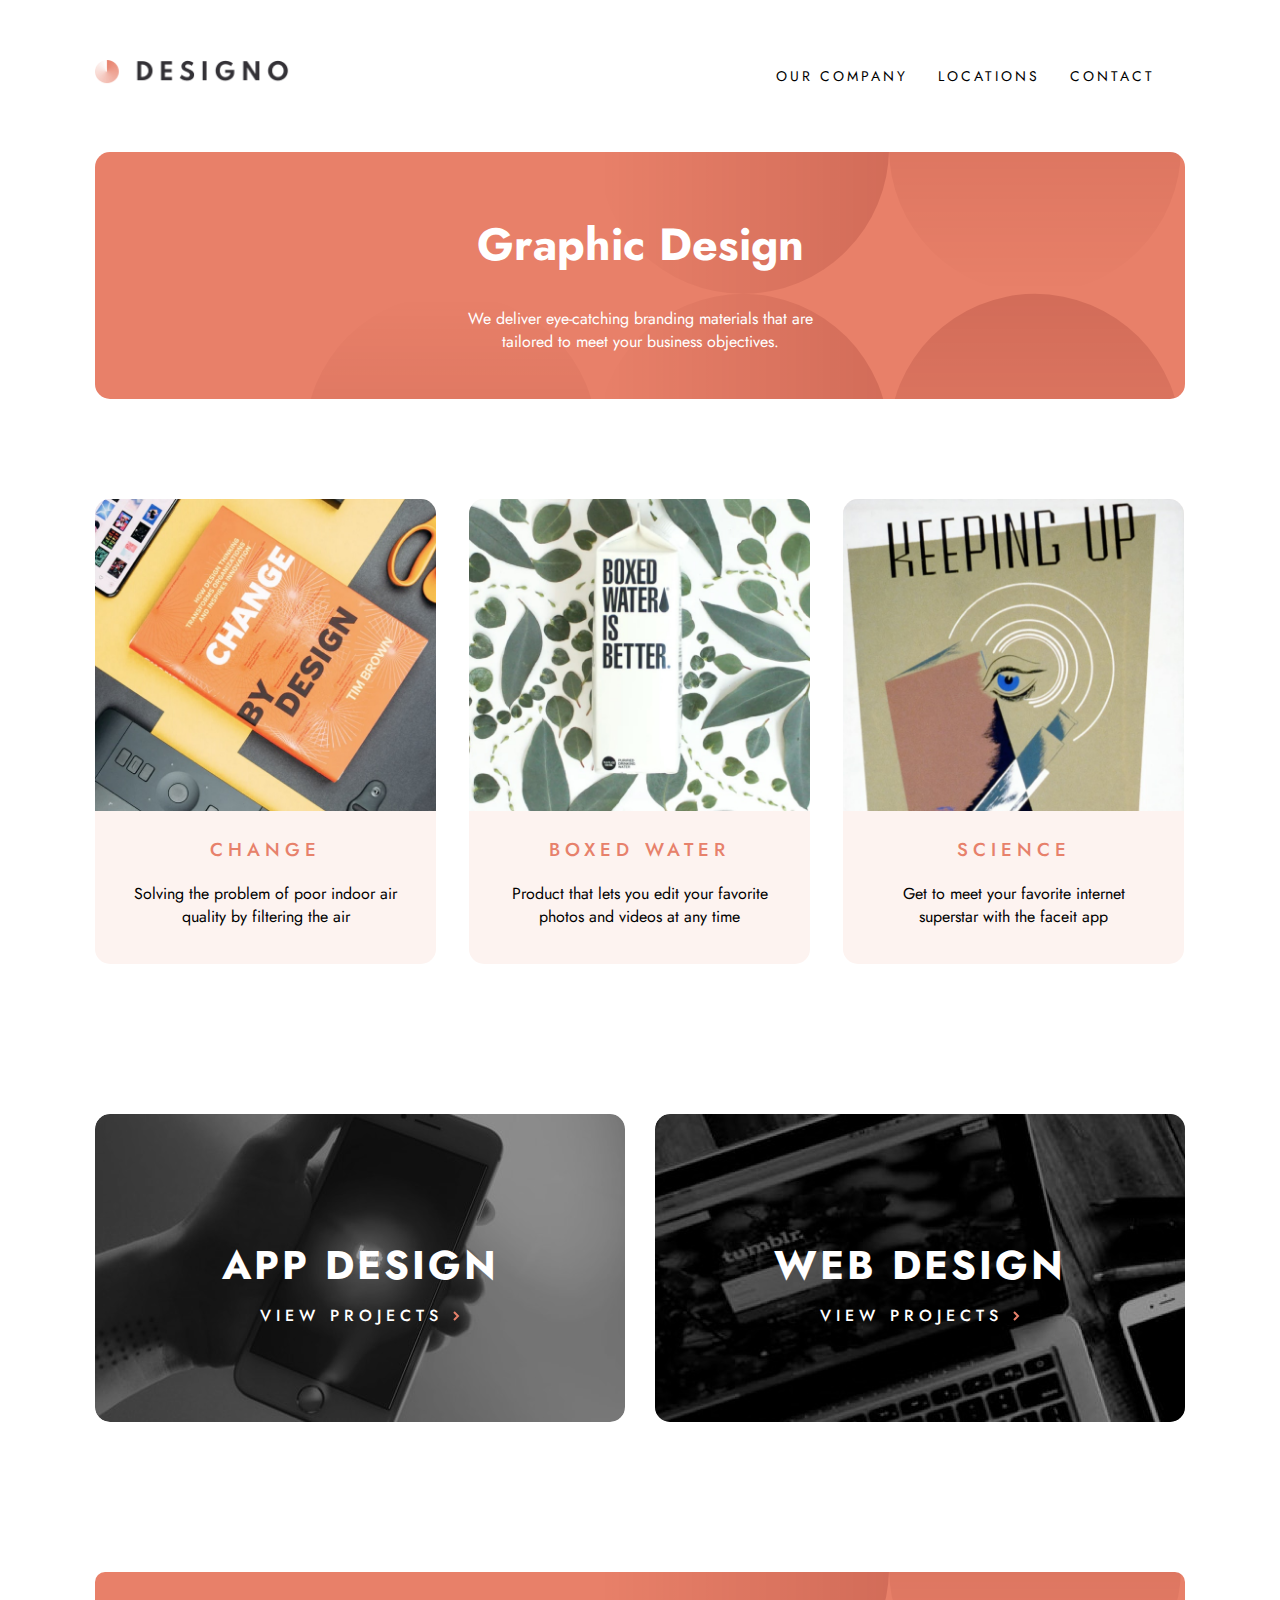
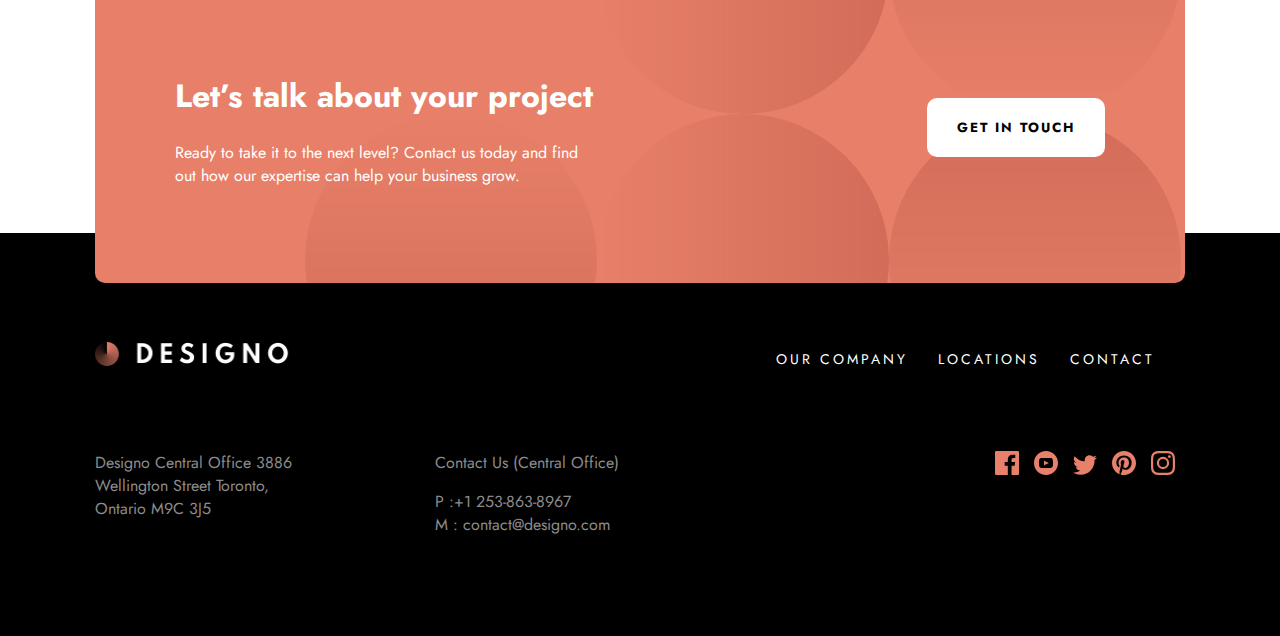
<file: project-pages/graphic-design.html>
<!DOCTYPE html>
<html lang="en">

<head>
    <meta charset="UTF-8">
    <meta http-equiv="X-UA-Compatible" content="IE=edge">
    <meta name="viewport" content="width=device-width, initial-scale=1.0">
    <link rel="stylesheet" href="../style.css">
    <link rel="icon" type="image/png" href="../images/favicon.png">
    <link rel="preconnect" href="https://fonts.googleapis.com">
    <link rel="preconnect" href="https://fonts.gstatic.com" crossorigin>
    <link href="https://fonts.googleapis.com/css2?family=Jost:wght@300;400;500&display=swap" rel="stylesheet">
    <title> Graphic Design | Designo Multi-Page Website</title>
</head>

<body>
    <header>
        <div class="container">
            <div class="logo">
                <a href="../index.html">
                    <img src="../images/logo-dark.png" width="200">
                </a>
            </div>
            <nav>
                <ul>
                    <li> <a href="../about-us.html"> OUR COMPANY </a> </li>
                    <li> <a href="../locations.html"> LOCATIONS </a> </li>
                    <li> <a href="../contact-us.html"> CONTACT </a> </li>
                </ul>
            </nav>
            <img src="../images/hamburger-open-menu.png" class="hamburger-menu" width="30px" onclick="openMobileMenu()">
        </div>
        <div class="mobile-menu">
            <img src="../images/close-menu.png" class="close-menu" width="30px" onclick="closeMobileMenu()">
            <nav>
                <ul>
                    <li> <a href="../about-us.html"> OUR COMPANY </a> </li>
                    <li> <a href="../locations.html"> LOCATIONS </a> </li>
                    <li> <a href="../contact-us.html"> CONTACT </a> </li>
                </ul>
            </nav>
        </div>
    </header>
    <main>
        <section class="project-design-intro">
            <h1>
                Graphic Design
            </h1>
            <p>
                We deliver eye-catching branding materials that are<br />
                tailored to meet your business objectives.
            </p>
        </section>
        <section class="all-projects">
            <div class="single-project">
                <img src="../images/image-change.jpg">
                <div class="single-project-text">
                    <h3>
                        CHANGE
                    </h3>
                    <p>
                        Solving the problem of poor indoor air<br />
                        quality by filtering the air
                    </p>
                </div>
            </div>
            <div class="single-project">
                <img src="../images/image-boxed-water.jpg">
                <div class="single-project-text">
                    <h3>
                        BOXED WATER
                    </h3>
                    <p>
                        Product that lets you edit your favorite<br />
                        photos and videos at any time
                    </p>
                </div>
            </div>
            <div class="single-project">
                <img src="../images/image-science.jpg">
                <div class="single-project-text">
                    <h3>
                        SCIENCE
                    </h3>
                    <p>
                        Get to meet your favorite internet<br />
                        superstar with the faceit app
                    </p>
                </div>
            </div>
        </section>

        <section class="other-projects-section">
            <div class="other-project-link" onclick="location.href='app-design.html'">
                <img src="../images/image-app-design.jpg">
                <div class="other-projects-overlay">
                    <h1>
                        APP DESIGN
                    </h1>
                    <a>
                        VIEW PROJECTS <img src="../images/icon-right-arrow.svg">
                    </a>
                </div>
            </div>
            <div class="other-project-link web-design" onclick="location.href='web-design.html'">
                <img src="../images/image-web-design-large.jpg">
                <div class="other-projects-overlay">
                    <h1>
                        WEB DESIGN
                    </h1>
                    <a>
                        VIEW PROJECTS <img src="../images/icon-right-arrow.svg">
                    </a>
                </div>
        </section>
    </main>
    <footer>
        <div class="pre-footer">
            <div class="pre-footer-text">
                <h1>
                    Let’s talk about your project
                </h1>
                <p>
                    Ready to take it to the next level? Contact us today and find out how our expertise can help your
                    business grow.
                </p>
            </div>
            <div class="pre-footer-button">
                <button class="home-page-buttons" onclick="location.href='../contact-us.html'" type=" button"">
                    GET IN TOUCH
                </button>
            </div>
        </div>
        <div class="footer-end">
            <div class="footer-end-content">
                <div class="footer-logo-nav">
                    <div class="logo">
                        <img src="../images/logo-light.png" width="200">
                    </div>
                    <nav>
                        <ul class="footer-menu">
                            <li> <a href="../about-us.html"> OUR COMPANY </a> </li>
                            <li> <a href="../locations.html"> LOCATIONS </a> </li>
                            <li> <a href="../contact-us.html"> CONTACT </a> </li>
                        </ul>
                    </nav>
                </div>
            <div class="footer-info">
                <div class="footer-address">
                    <p>
                        Designo Central Office
                        3886 Wellington Street
                        Toronto, Ontario M9C 3J5
                    </p>
                </div>
                <div class="footer-contact-us">
                    <p>
                        Contact Us (Central Office)
                    </p>
                    P :<a href="tel:+12538638967">+1 253-863-8967</a><br>
                    M : <a href="mailto:contact@designo.com">contact@designo.com</a>
                </div>

                <ul>
                    <li>
                        <a href="#">
                            <img src="../images/icon-facebook.svg">
                        </a>
                    </li>
                    <li>
                        <a href="#">
                            <img src="../images/icon-youtube.svg">
                        </a>
                    </li>
                    <li>
                        <a href="#">
                            <img src="../images/icon-twitter.svg">
                        </a>
                    </li>
                    <li>
                        <a href="#">
                            <img src="../images/icon-pinterest.svg">
                        </a>
                    </li>
                    <li>
                        <a href="#">
                            <img src="../images/icon-instagram.svg">
                        </a>
                    </li>
                </ul>
            </div>
        </div>
        </div>
    </footer>
    <script src="../scripts.js"></script>
</body>

</html>
</file>
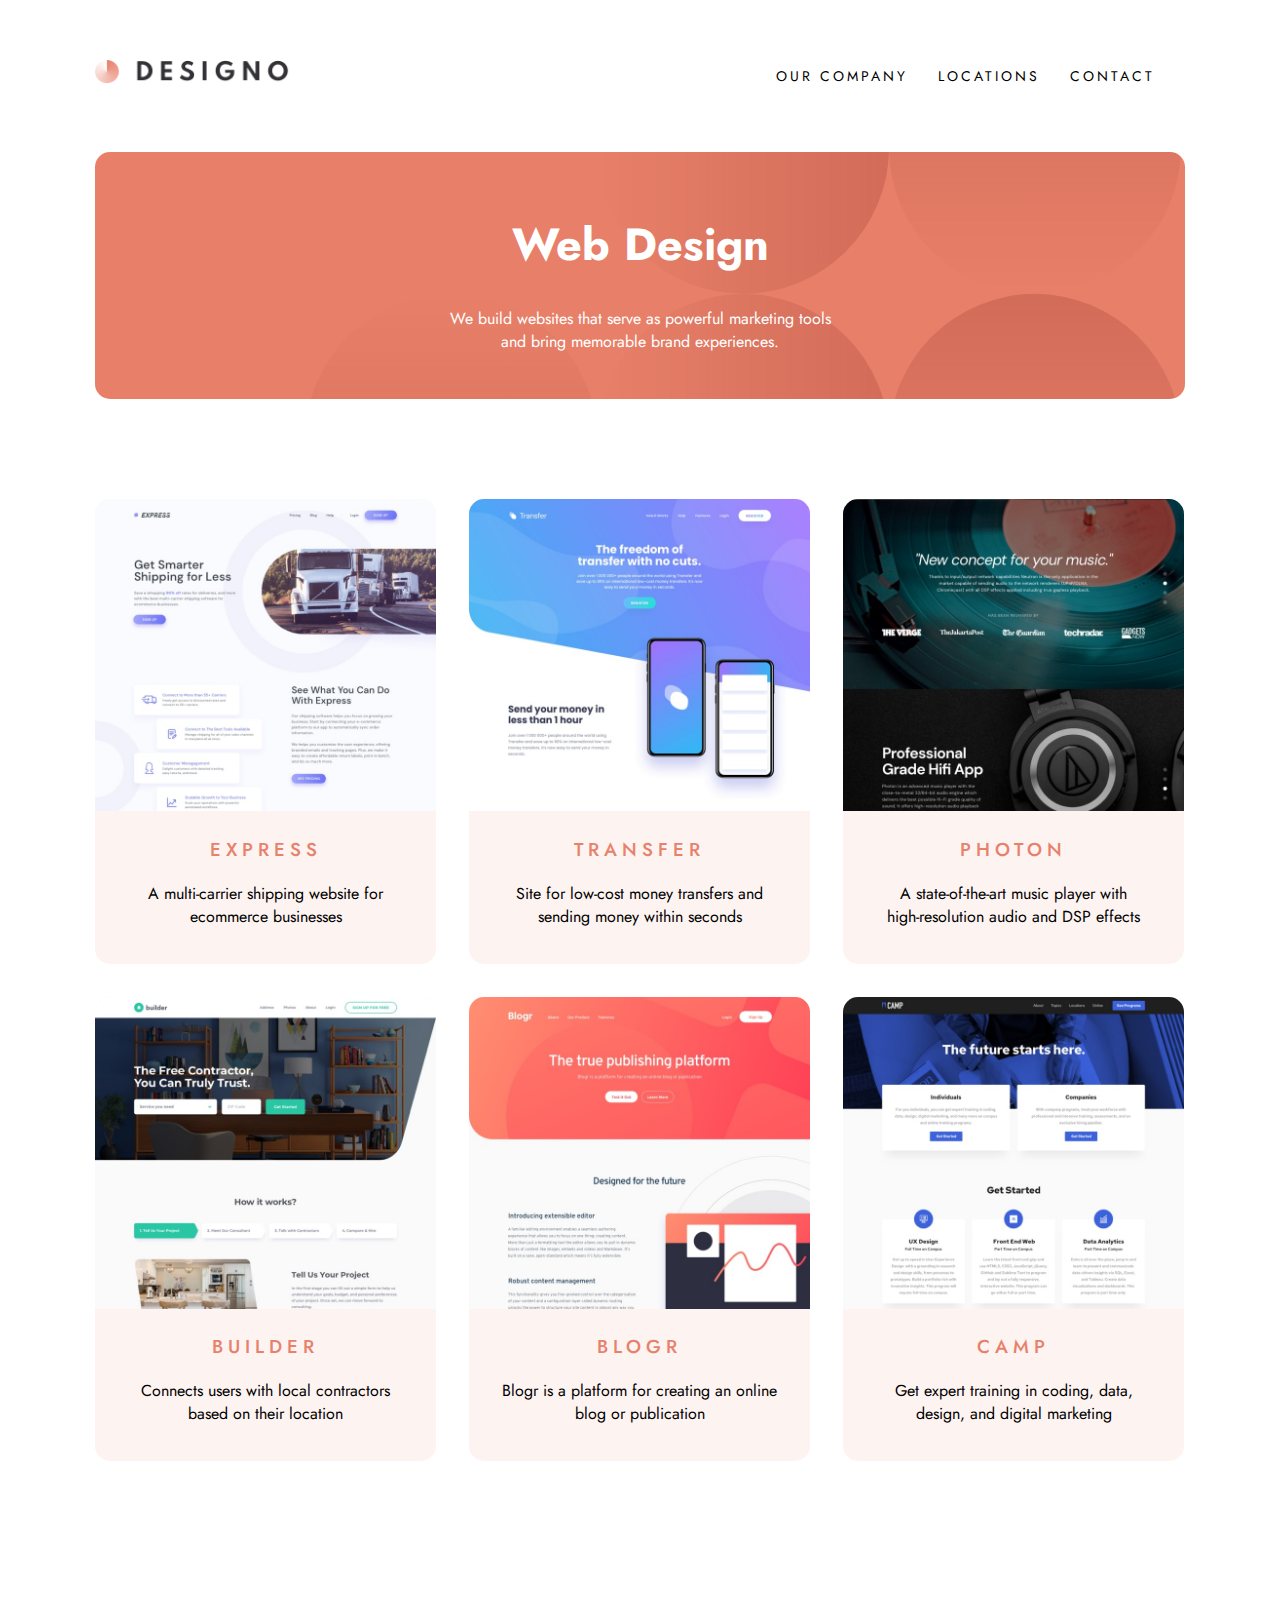
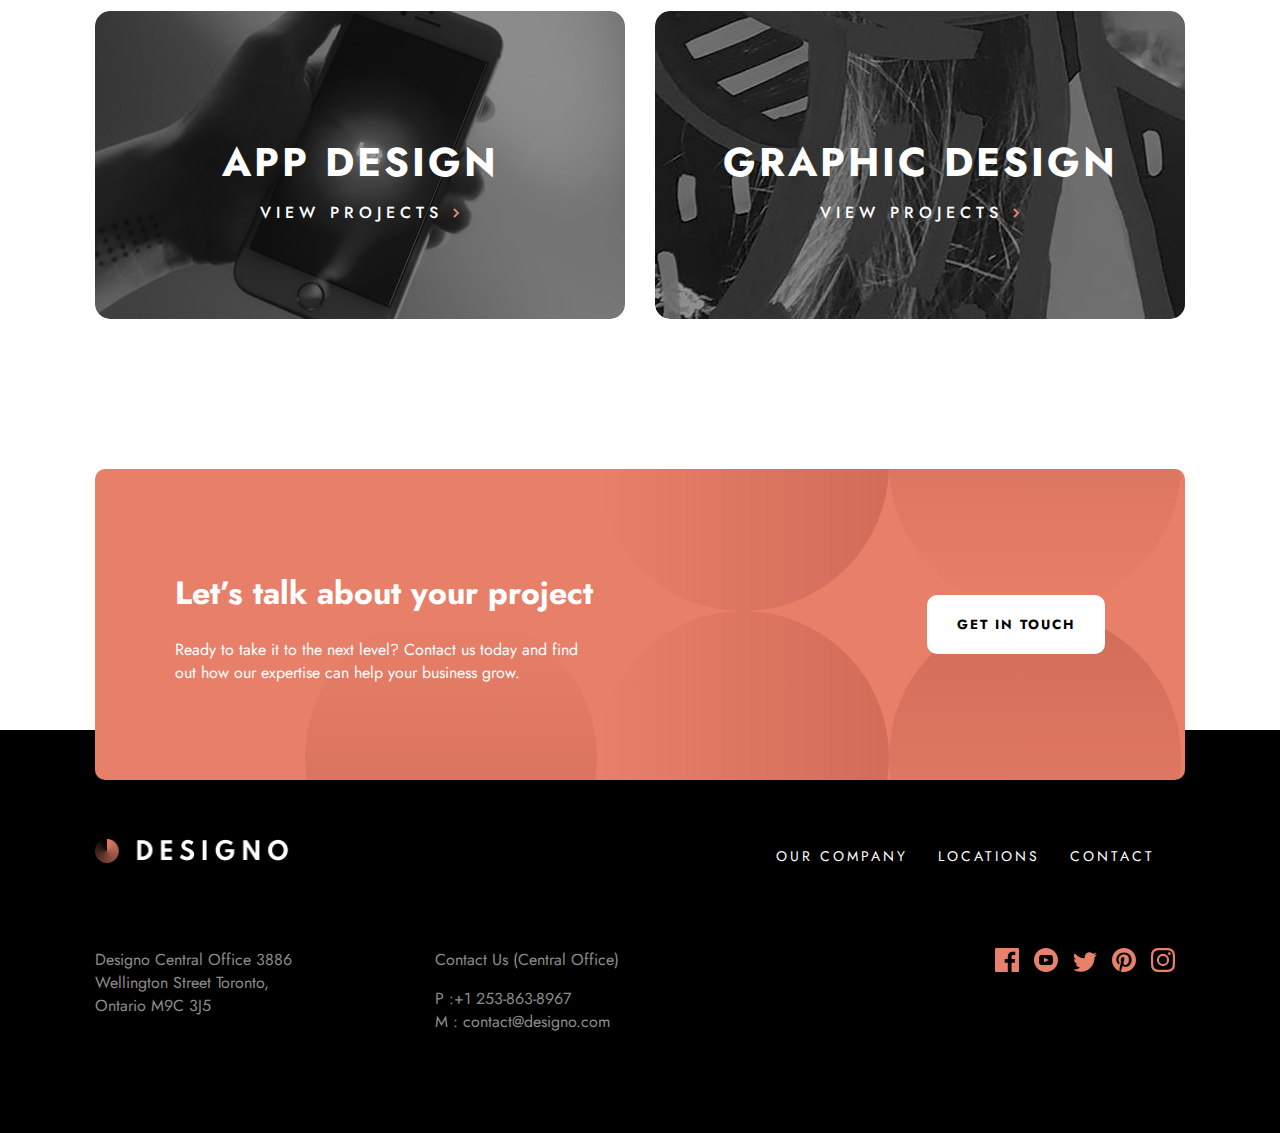
<file: project-pages/web-design.html>
<!DOCTYPE html>
<html lang="en">

<head>
    <meta charset="UTF-8">
    <meta http-equiv="X-UA-Compatible" content="IE=edge">
    <meta name="viewport" content="width=device-width, initial-scale=1.0">
    <link rel="stylesheet" href="../style.css">
    <link rel="icon" type="image/png" href="../images/favicon.png">
    <link rel="preconnect" href="https://fonts.googleapis.com">
    <link rel="preconnect" href="https://fonts.gstatic.com" crossorigin>
    <link href="https://fonts.googleapis.com/css2?family=Jost:wght@300;400;500&display=swap" rel="stylesheet">
    <title> Web Design | Designo Multi-Page Website</title>
</head>

<body>
    <header>
        <div class="container">
            <div class="logo">
                <a href="../index.html">
                    <img src="../images/logo-dark.png" width="200">
                </a>
            </div>
            <nav>
                <ul>
                    <li> <a href="../about-us.html"> OUR COMPANY </a> </li>
                    <li> <a href="../locations.html"> LOCATIONS </a> </li>
                    <li> <a href="../contact-us.html"> CONTACT </a> </li>
                </ul>
            </nav>
            <img src="../images/hamburger-open-menu.png" class="hamburger-menu" width="30px" onclick="openMobileMenu()">
        </div>
        <div class="mobile-menu">
            <img src="../images/close-menu.png" class="close-menu" width="30px" onclick="closeMobileMenu()">
            <nav>
                <ul>
                    <li> <a href="../about-us.html"> OUR COMPANY </a> </li>
                    <li> <a href="../locations.html"> LOCATIONS </a> </li>
                    <li> <a href="../contact-us.html"> CONTACT </a> </li>
                </ul>
            </nav>
        </div>
    </header>
    <main>
        <section class="project-design-intro">
            <h1>
                Web Design
            </h1>
            <p>
                We build websites that serve as powerful marketing tools<br />
                and bring memorable brand experiences.
            </p>
        </section>
        <section class="all-projects">
            <div class="single-project">
                <img src="../images/image-express.jpg">
                <div class="single-project-text">
                    <h3>
                        EXPRESS
                    </h3>
                    <p>
                        A multi-carrier shipping website for <br />
                        ecommerce businesses
                    </p>
                </div>
            </div>
            <div class="single-project">
                <img src="../images/image-transfer.jpg">
                <div class="single-project-text">
                    <h3>
                        TRANSFER
                    </h3>
                    <p>
                        Site for low-cost money transfers and <br />
                        sending money within seconds
                    </p>
                </div>
            </div>
            <div class="single-project">
                <img src="../images/image-photon.jpg">
                <div class="single-project-text">
                    <h3>
                        PHOTON
                    </h3>
                    <p>
                        A state-of-the-art music player with <br />
                        high-resolution audio and DSP effects
                    </p>
                </div>
            </div>
            <div class="single-project">
                <img src="../images/image-builder.jpg">
                <div class="single-project-text">
                    <h3>
                        BUILDER
                    </h3>
                    <p>
                        Connects users with local contractors<br />
                        based on their location
                    </p>
                </div>
            </div>
            <div class="single-project">
                <img src="../images/image-blogr.jpg">
                <div class="single-project-text">
                    <h3>
                        BLOGR
                    </h3>
                    <p>
                        Blogr is a platform for creating an online <br />
                        blog or publication
                    </p>
                </div>
            </div>
            <div class="single-project">
                <img src="../images/image-camp.jpg">
                <div class="single-project-text">
                    <h3>
                        CAMP
                    </h3>
                    <p>
                        Get expert training in coding, data,<br />
                        design, and digital marketing
                    </p>
                </div>
            </div>
        </section>

        <section class="other-projects-section">
            <div class="other-project-link" onclick="location.href='app-design.html'">
                <img src="../images/image-app-design.jpg">
                <div class="other-projects-overlay">
                    <h1>
                        APP DESIGN
                    </h1>
                    <a>
                        VIEW PROJECTS <img src="../images/icon-right-arrow.svg">
                    </a>
                </div>
            </div>
            <div class="other-project-link" onclick="location.href='graphic-design.html'">
                <img src="../images/image-graphic-design.jpg">
                <div class="other-projects-overlay graphic-design">
                    <h1>
                        GRAPHIC DESIGN
                    </h1>
                    <a>
                        VIEW PROJECTS <img src="../images/icon-right-arrow.svg">
                    </a>
                </div>
        </section>
    </main>
    <footer>
        <div class="pre-footer">
            <div class="pre-footer-text">
                <h1>
                    Let’s talk about your project
                </h1>
                <p>
                    Ready to take it to the next level? Contact us today and find out how our expertise can help your
                    business grow.
                </p>
            </div>
            <div class="pre-footer-button">
                <button class="home-page-buttons" onclick="location.href='../contact-us.html'" type=" button"">
                    GET IN TOUCH
                </button>
            </div>
        </div>
        <div class="footer-end">
            <div class="footer-end-content">
                <div class="footer-logo-nav">
                    <div class="logo">
                        <img src="../images/logo-light.png" width="200">
                    </div>
                    <nav>
                        <ul class="footer-menu">
                            <li> <a href="../about-us.html"> OUR COMPANY </a> </li>
                            <li> <a href="../locations.html"> LOCATIONS </a> </li>
                            <li> <a href="../contact-us.html"> CONTACT </a> </li>
                        </ul>
                    </nav>
                </div>
            <div class="footer-info">
                <div class="footer-address">
                    <p>
                        Designo Central Office
                        3886 Wellington Street
                        Toronto, Ontario M9C 3J5
                    </p>
                </div>
                <div class="footer-contact-us">
                    <p>
                        Contact Us (Central Office)
                    </p>
                    P :<a href="tel:+12538638967">+1 253-863-8967</a><br>
                    M : <a href="mailto:contact@designo.com">contact@designo.com</a>
                </div>

                <ul>
                    <li>
                        <a href="#">
                            <img src="../images/icon-facebook.svg">
                        </a>
                    </li>
                    <li>
                        <a href="#">
                            <img src="../images/icon-youtube.svg">
                        </a>
                    </li>
                    <li>
                        <a href="#">
                            <img src="../images/icon-twitter.svg">
                        </a>
                    </li>
                    <li>
                        <a href="#">
                            <img src="../images/icon-pinterest.svg">
                        </a>
                    </li>
                    <li>
                        <a href="#">
                            <img src="../images/icon-instagram.svg">
                        </a>
                    </li>
                </ul>
            </div>
        </div>
        </div>
    </footer>
    <script src="../scripts.js"></script>
</body>

</html>
</file>
<file: style.css>
/* Home Page Styles */
body{    
    padding: 50px;
    padding-bottom: 0px;
    font-family: Jost, 'Times New Roman', Times, serif;
    padding: 0px;
    margin: 0px;
}
main{
    max-width: 1090px;
    margin: 0 auto;
}
@media screen and (max-width: 1150px) {
    main{
        max-width: 80%;
    }
}
.fixed-header{
    position: sticky;
    top: 0px;
    background: #fff;
    z-index: 9999;
    transition: color .4s,transform .4s,opacity .4s ease-in-out,-webkit-transform .4s;
    box-shadow: 0px 0px 50px #5d5c5c;
}
header .container{
    display: flex;
    align-items: center;
    justify-content: space-between;
    padding-top: 50px;
    max-width: 1090px;
    margin: 0 auto;
}
header .container .hamburger-menu{
    display: none;
}
@media screen and (max-width: 767px){
    header .container{
        padding: 30px 20px 0;
        align-items: flex-end;
    }
    header .container img{
        display: block;
    }
    header .container .hamburger-menu{
        display: block;
    }
}
@media screen and (max-width: 1150px){
    header .container{
        padding: 30px 20px 0;
    }
}
.fixed-header .container{
    padding: 20px 0;
}
@media screen and (max-width: 1150px){
    .fixed-header .container{
        padding: 20px;
    }
}
nav ul{
    list-style: none;
    font-weight: 400;
    display: flex;
}
nav ul li{
    margin-right: 30px;
    letter-spacing: 3px;
    font-size: 14px;
}
nav ul li a{
    text-decoration: none;
    color: #000;
}
nav ul li a:hover{
    text-decoration: underline;
}
@media screen and (max-width: 767px){
    header .container nav{
        display: none;
    }
}
.mobile-menu{
    display: none;
}
@media screen and (max-width: 767px){
    .mobile-menu{
        position: absolute;
        top: 0;
        left: 0;
        display: flex;
        justify-content: center;
        align-items: center;
        width: 0px;
        height: 100vh;
        text-align: center;
        background-color: #fff;
        overflow: hidden;
        transition: 1s ease;
        z-index: 9999;
    }
    .mobile-menu nav ul{
        display: block;
        padding-left: 0px;
    }
    .mobile-menu nav ul li{
        margin-right: 0px;
        margin-bottom: 20px;
    }
    .mobile-menu .close-menu{
        position: absolute;
        right: 20px;
        top: 20px;
    }
}
.intro-section{
    background: hsl(11deg, 73%, 66%) url(images/bg-pattern-hero-home.svg) top right no-repeat;
    padding-left: 100px;
    padding-top: 100px;
    margin-top: 30px;
    border-radius: 10px;
    display: flex;
    color: #fff;
    max-height: 550px;
    overflow: hidden;
}
@media screen and (max-width: 1150px){
    .intro-section{
        display: block;
        text-align: center;
        padding: 100px 50px 0px;
        max-height: 820px;
    }
}
@media screen and (max-width: 767px){
    .intro-section{
        margin: 30px -12.5%;
        background: hsl(11deg, 73%, 66%) url(images/bg-pattern-hero-home.svg) top left no-repeat;
        border-radius: 0px;
        padding: 20px;
        display: block;
        text-align: center;
        max-height: 920px;
    }
}
.intro-section #award-winning{
    font-size: 40px;
    font-weight: bold;
}
@media screen and (max-width: 767px){
    .intro-section #award-winning{
        font-size: 35px;
        width: 280px;
        margin: 40px auto;
    }

}
@media screen and (max-width: 767px){
    .award-winning-text{
        width: 280px;
        margin: 16px auto;
    }
}
button:hover{
    cursor: pointer;
}
.home-page-buttons{
    font-family: Jost, 'Times New Roman', Times, serif;
    font-weight: bold;
    letter-spacing: 2px;
    padding: 20px 30px;
    border-radius: 10px;
    border: none;
    background: #fff;
    transition: 300ms;
}
.home-page-buttons:hover{
    color: #fff;
    background: #ffad9b;
}
.intro-section #intro-mobile-image{
    position: relative;
    top: -120px;
    right: -70px;
}
@media screen and (max-width: 1150px){
    .intro-section #intro-mobile-image{
        right: 0px;
        display: flex;
        align-items: center;
        justify-content: center;
    }
}
.intro-section::after{
    content: "";
    display: block;
    background: url(images/bg-pattern-leaf.svg) no-repeat;
    position: absolute;
    width: 100%;
    height: 200%;
    left: 0px;
    top: 500px;
    z-index: -999;
}
@media screen and (max-width: 1150px){
    .intro-section::after{
        display: none;
    }
} 

/* New Portfolio Projects Section Styles*/

.home-portfolio-projects{
    margin-top: 150px;
    display: flex;
}

@media screen and (max-width: 1150px) {
    .home-portfolio-projects{
        margin-top: 100px;
        display: block;
    }
    .home-portfolio-projects img:not(.projects-right-arrow) {
        object-fit: cover;
        width: 100%;
    }
}

.web-design-portfolio-projects{
    position: relative;
    margin-right: 25px;
}

@media screen and (max-width: 1150px) {
    .web-design-portfolio-projects{
        margin-right: 0px;
        margin-bottom: 25px;
        height: 200px;
    }
}

.web-design-portfolio-projects img{
    border-radius: 15px;
    display: block;
}

@media screen and (max-width: 1150px) {
    .web-design-portfolio-projects img:not(.projects-right-arrow){
        height: 100%;
    }
}
.web-design-portfolio-projects h1{
    margin-bottom: 10px;
    color: #fff;
    font-size: 40px;
    font-weight: 500;
}
@media screen and (max-width: 1150px) {
    .web-design-portfolio-projects h1{
        font-size: 25px;
        width: 100%;
        text-align: center;
    }
}
.web-design-portfolio-projects a{
    color: #fff;
    letter-spacing: 5px;
    font-weight: 500;
}
@media screen and (max-width: 1150px) {
    .web-design-portfolio-projects a{
        text-align: center;
        width: 100%;
        font-size: 12px;
    }
}
.web-design-portfolio-projects .projects-right-arrow{
    transition: transform 0.3s;
    display: inline;
}
.web-design-portfolio-projects:hover .projects-right-arrow{
    transform: translateX(10px);
}
.projects-overlay{
    background-color: rgba(0, 0, 0, 0.4);
    position: absolute;
    top: 0px;
    width: 100%;
    height: 100%;
    display: flex;
    flex-direction: column;
    justify-content: center;
    align-items: center;
    border-radius: 15px;
    transition: background-color 0.7s;
}
.web-design-portfolio-projects:hover .projects-overlay{
    background-color: hsla(11deg, 73%, 66%, 0.5);
}
.app-design-portfolio-projects, .graphic-design-portfolio-projects{
    position: relative;
}
@media screen and (max-width: 1150px) {
    .app-design-portfolio-projects, .graphic-design-portfolio-projects{
        height: 200px;
    }
}
.app-design-portfolio-projects img, .graphic-design-portfolio-projects img{
    border-radius: 15px;
    display: block;
}
@media screen and (min-width: 1150px) {
    .app-design-portfolio-projects img:not(.projects-right-arrow), .graphic-design-portfolio-projects img:not(.projects-right-arrow){
        width: 100%;
        height: 308px;
    }
}
@media screen and (max-width: 1150px) {
    .app-design-portfolio-projects img:not(.projects-right-arrow), .graphic-design-portfolio-projects img:not(.projects-right-arrow){
        height: 100%;
    }
}
.app-design-portfolio-projects h1, .graphic-design-portfolio-projects h1{
    color: #fff;
    font-size: 40px;
    font-weight: 500;
    margin-bottom: 10px;
}
@media screen and (max-width: 1150px) {
    .app-design-portfolio-projects h1, .graphic-design-portfolio-projects h1{
        font-size: 25px;
        width: 100%;
        text-align: center;
    }
}
.app-design-portfolio-projects a, .graphic-design-portfolio-projects a{
    color: #fff;
    letter-spacing: 5px;
    font-weight: 500;
}
@media screen and (max-width: 1150px) {
    .app-design-portfolio-projects a, .graphic-design-portfolio-projects a{
        font-size: 12px;
        width: 100%;
        text-align: center;
    }
}
.graphic-design-portfolio-projects{
    margin-top: 25px;
}
.app-design-portfolio-projects .projects-right-arrow, .graphic-design-portfolio-projects .projects-right-arrow{
    transition: transform 0.3s;
    display: inline;
}
.app-design-portfolio-projects:hover .projects-right-arrow, .graphic-design-portfolio-projects:hover .projects-right-arrow{
    transform: translateX(10px);
}
.app-design-portfolio-projects:hover .projects-overlay{
    background-color: hsla(11deg, 73%, 66%, 0.5);
}
.graphic-design-portfolio-projects:hover .projects-overlay{
    background-color: hsla(11deg, 73%, 66%, 0.5);
}
.web-design-portfolio-projects:hover, .app-design-portfolio-projects:hover, .graphic-design-portfolio-projects{
    cursor: pointer;
}

/* End of New Portfolio Projects Section Styles*/

.about-us{
    display: flex;
    margin-top: 150px;
    text-align: center;
    position: relative;
}
@media screen and (max-width: 1150px){
    .about-us{
        display: block;
        text-align: left;
    }
}
@media screen and (max-width: 767px){
    .about-us{
        display: block;
        margin-top: 100px;
        text-align: center;
    }
}

.about-us::after{
    content: ""; 
    display: block;
    background: url(images/bg-pattern-leaf.svg) no-repeat;
    position: absolute;
    width: 100%;
    height: 200%;
    top: -60px;
    transform: rotate(180deg);
    z-index: -999;
}
@media screen and (max-width: 1150px){
    .about-us::after{
        display: none;
    }
}
.about-us img{
    background-image: url(images/bg-pattern-small-circle.svg);
}
@media screen and (min-width: 768px) and (max-width: 1150px){
    .about-us img{
        margin-right: 30px;
    }
}
.about-us h3{
    letter-spacing: 5px;
    font-weight: 500;
}

.about-us .passionate,.about-us .resourceful, .about-us .friendly {
    letter-spacing: 1px;
    line-height: 1.5em;
}
@media screen and (min-width: 768px) and (max-width: 1150px){
    .about-us .passionate,.about-us .resourceful, .about-us .friendly{
        display: flex;
        margin-bottom: 30px;
    }
}
footer{
    margin-top: 100px;
}
@media screen and (max-width: 767px){
    footer{
        margin-top: -120px;
    }
    .contact-us-footer{
        margin-top: 0px;
    }
}
.pre-footer{
    display: flex;
    background: hsl(11deg, 73%, 66%) url(images/bg-pattern-call-to-action.svg) no-repeat;
    background-position: 210px -150px;
    color: #fff;
    padding: 80px;
    border-radius: 10px;
    align-items: center;
    justify-content: space-between;
    position: relative;
    top: 50px;
    margin: 0 auto;
    max-width: 1090px;
    box-sizing: border-box;
}
@media screen and (max-width: 1150px){
    .pre-footer{
        max-width: 80%;
    }
}
@media screen and (max-width: 767px){
    .pre-footer{
        max-width: 80%;
        flex-direction: column;
        padding: 30px 0px;
        top: 170px;
    }
}
.pre-footer .pre-footer-text{
    width: 45%;
}
@media screen and (max-width: 767px){
    .pre-footer .pre-footer-text{
        width: 80%;
        text-align: center;
    }
}
.footer-end{
    background-color: #000;
    padding: 100px 0px;
}

@media screen and (max-width: 1150px){
    .footer-end{
        text-align: center;
    }
}
@media screen and (max-width: 930px){
    .footer-end{
        padding: 100px 20px;
    }
}
@media screen and (max-width: 767px){
    .footer-end{
        padding: 250px 20px 50px;
        text-align: center;
    }
    .footer-end.contact-us-footer-end{
        padding: 50px 20px;
    }
}
.footer-end-content{
    max-width: 1090px;
    margin: 0 auto;
}
.footer-logo-nav{
    display: flex;
    align-items: center;
    justify-content: space-between;
}
@media screen and (max-width: 1150px){
    .footer-logo-nav{
        display: block;
    }
}
.footer-logo-nav .footer-menu a{
    color: #fff;
}
@media screen and (max-width: 1150px){
    nav ul.footer-menu{
        display: block;
    }
}
.footer-info{
    color: hsl(300deg, 0%, 55%);
    padding-top: 50px;
    display: flex;
    justify-content: space-between;
}
@media screen and (max-width: 1150px){
    .footer-info{
        flex-direction: column;
        padding-top: 0px;
    }

}
.footer-info .footer-contact-us{
    margin-left: -180px;
}
@media screen and (max-width: 1150px){
    .footer-info .footer-contact-us{
        margin-left: 0px;
    }
}
.footer-info a{
    text-decoration: none;
    color: hsl(300deg, 0%, 55%);
}
.footer-info a:hover{
    text-decoration: underline;
}
.footer-info div{
    width: 20%;
}
@media screen and (max-width: 1150px){
    .footer-info div{
        width: 100%;
    }
}
.footer-info ul{
    list-style-type: none;
    justify-self: flex-end;
}
@media screen and (max-width: 1150px){
    .footer-info ul{
        padding-left: 0px;
    }
}
.footer-info ul li{
    display: inline;
}
.footer-info ul li{
    margin-right: 10px;
}
/*End of Home Page Styles*/

/* About Us Page Styles */

.about-us-intro{
    display: flex;
    background: #e88069;
    color: #fff;
    border-radius: 15px;
    justify-content: center;
    align-items: center;
    margin-top: 50px;
}
@media screen and (max-width: 1150px){
    .about-us-intro{
        flex-direction: column-reverse;
        text-align: center;
    }
}
@media screen and (max-width: 767px){
    .about-us-intro{
        margin: 30px -12.5% 0px;
        border-radius: 0px;
    }
}
.about-us-intro-text{
    padding: 80px;
}
@media screen and (max-width: 1150px){
    .about-us-intro-text{
        padding: 50px;
    }
}
.about-us-intro-text h1{
    font-size: 50px;
}
.about-us-intro img{
    border-radius: 0px 15px 15px 0px;
}
@media screen and (max-width: 1150px){
    .about-us-intro img{
        border-radius: 15px 15px 0px 0px;
        width: 100%;
        height: 350px;
        object-fit: cover;
    }
}
@media screen and (max-width: 767px){
    .about-us-intro img{
        border-radius: 0px;
    }
}
.about-us-talent{
    margin-top: 150px;
    display: flex;
    background: #fdf3f0;
    border-radius: 15px;
    justify-content: center;
    align-items: center;
}
@media screen and (max-width: 1150px){
    .about-us-talent{
        flex-direction: column;
        text-align: center;
    }
}
@media screen and (max-width: 767px){
    .about-us-talent{
        margin: 150px -12.5% 0px;
        border-radius: 0px;
    }
}
.about-us-talent-text{
    padding: 80px;
}
@media screen and (max-width: 1150px){
    .about-us-talent-text{
        padding: 50px;
    }
}
.about-us-talent-text h1{
    font-size: 40px;
    color: #e88069;
}
.about-us-talent img{
    border-radius: 15px 0px 0px 15px;
}
@media screen and (max-width: 1150px){
    .about-us-talent img{
        border-radius: 15px 15px 0px 0px;
        width: 100%;
        height: 350px;
        object-fit: cover;
    }
}
@media screen and (max-width: 767px){
    .about-us-talent img{
        border-radius: 0px;
    }
}
.about-us-locations{
    margin-top: 150px;
    display: flex;
    justify-content: space-evenly;
}
@media screen and (max-width: 980px){
    .about-us-locations{
        flex-direction: column;
    }
}
.about-us-location{
    text-align: center;
}
@media screen and (max-width: 980px){
    .about-us-location{
        margin: 30px auto;
    }
}
.about-us-location h3{
    letter-spacing: 5px;
}
.about-us-location img{
    background: url(images/bg-pattern-small-circle.svg);
}
.about-us-location button{
    font-family: Jost, 'Times New Roman', Times, serif;
    font-weight: bold;
    letter-spacing: 2px;
    padding: 20px 30px;
    border-radius: 10px;
    border: none;
    color: #fff;
    background: #e88069;
    transition: 300ms;
}
.about-us-location button:hover{
    color: #fff;
    background: #ffad9b;
}

.about-us-real-deal{
    margin-top: 150px;
    display: flex;
    background: #fdf3f0;
    border-radius: 15px;
    justify-content: center;
    align-items: center; 
}
@media screen and (max-width: 1150px){
    .about-us-real-deal{
        flex-direction: column-reverse;
        text-align: center;
    }
}
@media screen and (max-width: 767px){
    .about-us-real-deal{
        margin: 150px -12.5% 0px;
        border-radius: 0px;
    }
}
.about-us-real-deal-text{
    padding: 80px;
}
@media screen and (max-width: 1150px){
    .about-us-real-deal-text{
        padding: 50px;
    }
}
.about-us-real-deal h1{
    font-size: 40px;
    color: #e88069;
}
.about-us-real-deal img{
    border-radius: 0px 15px 15px 0px;
}
@media screen and (max-width: 1150px){
    .about-us-real-deal img{
        border-radius: 15px 15px 0px 0px;
        width: 100%;
        height: 350px;
        object-fit: cover;
    }
}
@media screen and (max-width: 767px){
    .about-us-real-deal img{
        border-radius: 0px;
    }
}

/* End of About Us Page Styles */

/* Contact Us Page Styles*/
.contact-us-intro{
    display: flex;
    background-color: #e88069;
    border-radius: 15px;
    padding: 50px 100px;
    justify-content: space-between;
    margin-top: 50px;
}
@media screen and (max-width: 1150px){
    .contact-us-intro{
        flex-direction: column;
    }
}
@media screen and (max-width: 767px){
    .contact-us-intro{
        margin: 30px -12.5% 0px;
        border-radius: 0px;
        text-align: center;
        padding: 50px 20px;
    }
}
.contact-us-intro h1{
    font-size: 50px;
}
.contact-us-intro form{
    display: flex;
    flex-direction: column;
    justify-content: space-between;
    width: 40%;
}
@media screen and (max-width: 1150px){
    .contact-us-intro form{
        width: 100%;
    }
}
.contact-us-intro-text{
    width: 50%;
    color: #fff;
}
@media screen and (max-width: 1150px){
    .contact-us-intro-text{
        width: 100%;
    }
}
.contact-us-intro form input, .contact-us-intro form textarea{
    display: block;
    width: 100%;
    border: none;
    background-color: #e88069;
    color: #fff;
    border-bottom: 2px solid;
    padding: 20px;
    font-family: Jost, 'Times New Roman', Times, serif;
}
@media screen and (max-width: 1150px){
    .contact-us-intro form input, .contact-us-intro form textarea{
        width: auto;
    }
}
.contact-us-intro form textarea{
    padding: 50px 20px;
}
.contact-us-intro form input::placeholder,.contact-us-intro form textarea::placeholder{
    color: rgba(255, 255, 255, 0.5);
    font-family: Jost, 'Times New Roman', Times, serif;
    font-size: 14px;
}
.contact-us-intro form input:focus,.contact-us-intro form textarea:focus{
    outline:none;
}
.contact-us-intro form input[type="submit"] {
    width: 40%;
    align-self: flex-end;
    color: #000;
    font-family: Jost, 'Times New Roman', Times, serif;
    font-weight: bold;
    letter-spacing: 2px;
    padding: 20px 30px;
    border-radius: 10px;
    border: none;
    background: #fff;
    transition: 300ms;
    margin-top: 30px;
    
}
.contact-us-intro form input[type="submit"]:hover{
    color: #fff;
    background: #ffad9b;
}
@media screen and (max-width: 767px){
    .contact-us-intro form input[type="submit"]{
        margin: 30px auto 0px;
        width: 50%;
    }
}
/* End of Contact Us Page Styles*/

/*  Locations Page Styles*/
.locations-section{
    display: flex;
    margin-top: 30px;
}
@media screen and (max-width: 1150px){
    .locations-section{
        flex-direction: column;
    }
    .locations-section:first-child, .locations-section:last-child{
        flex-direction: column-reverse;
    }
}
.locations-section img{
    border-radius: 15px;
}
.locations-text{
    padding: 50px 80px;
    background-color: #fdf3f0;
    margin-right: 30px;
    width: 70%;
    border-radius: 15px;
}
@media screen and (max-width: 1150px){
    .locations-text{
        width: auto;
        margin-right: 0px;
        margin-top: 30px;
    }
}
@media screen and (max-width: 767px){
    .locations-text{
        margin: 0 -12.5%;
        text-align: center;
        border-radius: 0px;
    }
}
.locations-text:nth-child(2){
    margin-right: 0px;
    margin-left: 30px;
}
@media screen and (max-width: 1150px){
    .locations-text:nth-child(2){
        margin-left: 0px;
    }
}
@media screen and (max-width: 767px){
    .locations-text:nth-child(2){
        margin: 0 -12.5%;
    }
}
.locations-text h1{
    font-size: 40px;
    color: #e7816b;
}
.locations-text-info{
    display: flex;
}
@media screen and (max-width: 767px){
    .locations-text-info{
        flex-direction: column;
    }
}
.locations-text-info-address{
    margin-right: 80px;
}
@media screen and (max-width: 767px){
    .locations-text-info-address{
        margin-right: 0px;
    }
}
.locations-text-info-label{
    font-weight: bold;
}
#canada-map, #australia-map, #uk-map { 
    width: 50%; 
    border-radius: 15px;
}
@media screen and (max-width: 1150px){
    #canada-map, #australia-map, #uk-map {
        width: 100%;
        height: 350px;
    }
}
@media screen and (max-width: 767px){
    #canada-map, #australia-map, #uk-map {
        width: auto;
        margin: 0 -12.5%;
        border-radius: 0px;
    }
}
.leaflet-bottom.leaflet-right{
    display: none;
}
/* End of Locations Us Page Styles*/

/* Styles for Design Pages i.e. Web Design, App Design, Graphic Design */

.project-design-intro{
    background: hsl(11deg, 73%, 66%) url(images/bg-pattern-call-to-action.svg) no-repeat;
    background-position: 210px -150px;
    border-radius: 15px;
    text-align: center;
    color: #fff;
    padding: 30px 0px;
    margin-top: 50px;
}
@media screen and (max-width: 767px){
    .project-design-intro{
        margin: 30px -12.5% 0px;
        border-radius: 0px;
    }
}
.project-design-intro h1{
    font-size: 45px;
}
.all-projects{
    display: flex;
    flex-wrap: wrap;
    margin-top: 100px;
    gap: 33px;
}
@media screen and (max-width: 1150px){
    .all-projects{
        flex-direction: column;
    }
}
.all-projects .single-project{
    width: 31.3%;
    text-align: center;
    background-color: #fdf3f0;
    border-radius: 15px;
    overflow: hidden;
    transition: background-color 0.3s;
}
.all-projects .single-project:hover{
    background-color: #e7816b;
    cursor: pointer;
}
@media screen and (max-width: 1150px){
    .all-projects .single-project{
        width: 100%;
        display: flex;
    }
}
@media screen and (max-width: 767px){
    .all-projects .single-project{
        flex-direction: column;
    }
}
.all-projects .single-project:hover h3, .all-projects .single-project:hover p{
    color: #fff;
}
.all-projects .single-project img{
    width: 100%;
}
@media screen and (max-width: 1150px){
    .all-projects .single-project img{
        width: 50%;
    }
}
@media screen and (max-width: 767px){
    .all-projects .single-project img{
        width: 100%;
    }
}
@media screen and (max-width: 1150px){
    .single-project-text{
        width: 100%;
        align-self: center;
    }
}
.all-projects .single-project h3{
    color: #e7816b;
    font-weight: 500;
    letter-spacing: 5px;
}
.all-projects .single-project p{
    padding-bottom: 20px;
}
.other-projects-section{
    margin-top: 150px;
    display: flex;
    gap: 30px;
}
@media screen and (max-width: 1150px){
    .other-projects-section{
        flex-direction: column;
    }
}
.other-project-link{
    position: relative;
    overflow: hidden;
    border-radius: 15px;
}
.other-project-link.web-design{
    height: 308px;
    border-radius: 15px;
}
@media screen and (max-width: 1150px){
    .other-project-link, .other-project-link.web-design{
        height: 15rem;
    }
}
.other-project-link:hover{
    cursor: pointer;
}
.other-project-link img:not(a img){
    border-radius: 15px;
    display: block;
}
@media screen and (max-width: 1150px){
    .other-project-link img:not(a img){
        width: 100%;
        height: 100%;
        object-fit: cover;
    }
}
.other-project-link .other-projects-overlay{
    background-color: rgba(0, 0, 0, 0.4);
    position: absolute;
    top: 0px;
    width: 100%;
    height: 100%;
    display: flex;
    flex-direction: column;
    justify-content: center;
    align-items: center;
    color: #fff;
    border-radius: 15px;
    transition: background-color 0.7s;
}
.other-project-link:hover .other-projects-overlay{
    background-color: hsla(11deg, 73%, 66%, 0.5);
}
.other-project-link .other-projects-overlay h1{
    font-size: 40px;
    letter-spacing: 3px;
    margin-bottom: 10px;
}
@media screen and (max-width: 767px){
    .other-project-link .other-projects-overlay h1{
        font-size: 30px;
    }
}
@media screen and (max-width: 400px){
    .other-project-link .other-projects-overlay h1{
        font-size: 25px;
    }
}
.other-project-link .other-projects-overlay a{
    font-weight: 500;
    letter-spacing: 5px;
}
.other-project-link .other-projects-overlay img{
    display: inline;
    transition: transform 0.3s;
}
.other-project-link:hover .other-projects-overlay img{
    transform: translate(10px);
}





/* End of Styles for Design Pages*/
</file>
